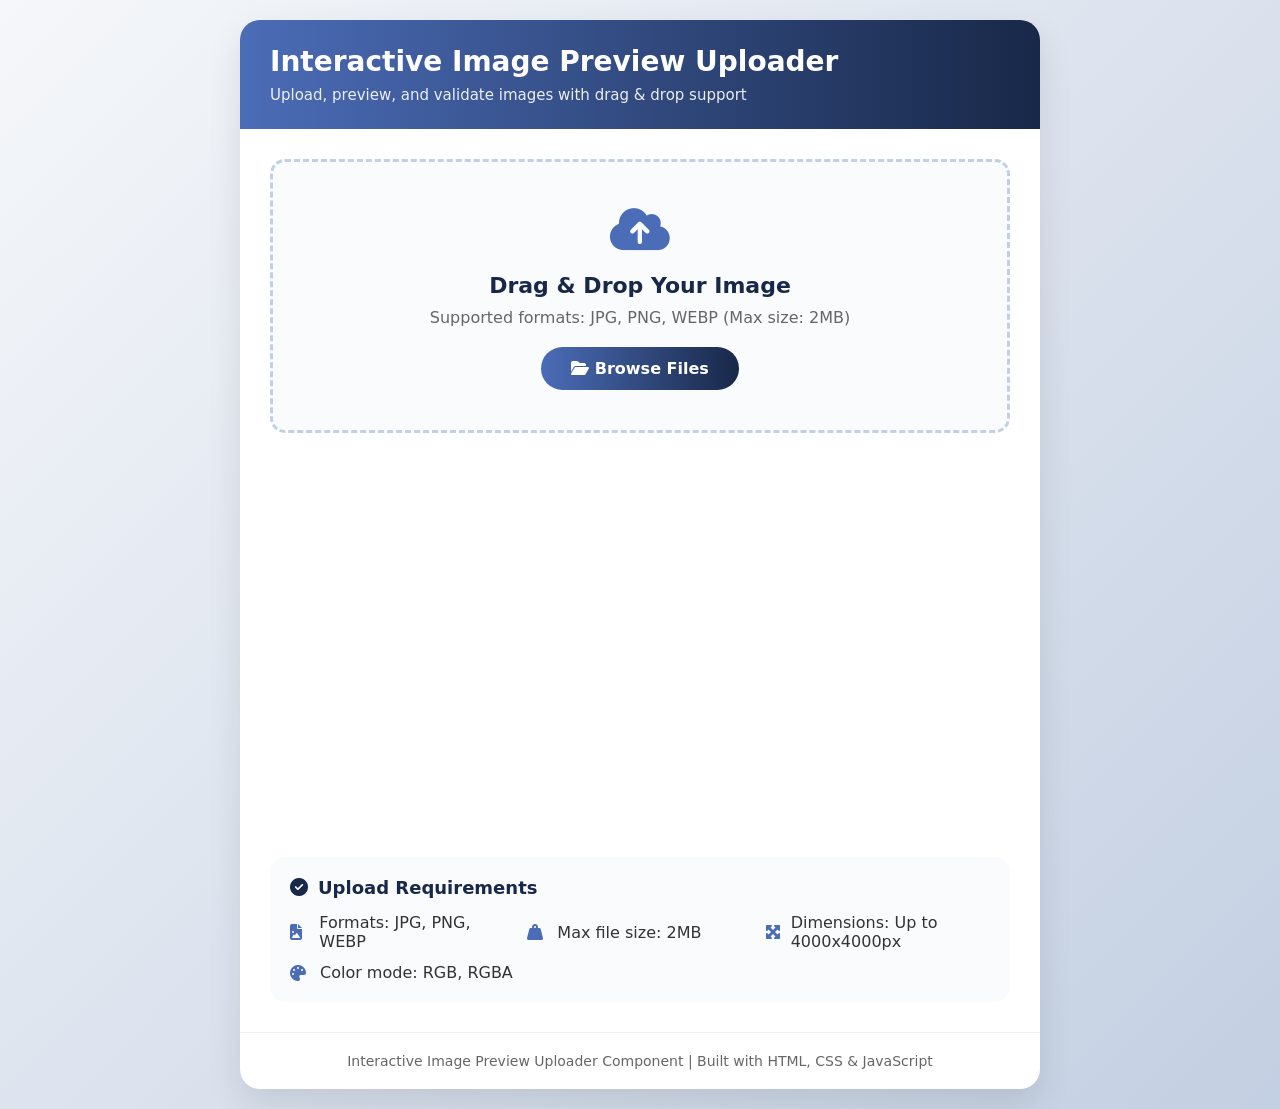
<file: projects/file-upload-preview/index.html>
<!DOCTYPE html>
<html lang="en">
<head>
    <meta charset="UTF-8">
    <meta name="viewport" content="width=device-width, initial-scale=1.0">
    <title>Interactive Image Preview Uploader</title>
    <link rel="stylesheet" href="https://cdnjs.cloudflare.com/ajax/libs/font-awesome/6.4.0/css/all.min.css">
    <style>
        * {
            margin: 0;
            padding: 0;
            box-sizing: border-box;
            font-family: 'Segoe UI', system-ui, sans-serif;
        }

        body {
            display: flex;
            justify-content: center;
            align-items: center;
            min-height: 100vh;
            background: linear-gradient(135deg, #f5f7fa 0%, #c3cfe2 100%);
            padding: 20px;
            color: #333;
        }

        .container {
            width: 100%;
            max-width: 800px;
            background-color: white;
            border-radius: 20px;
            box-shadow: 0 15px 35px rgba(0, 0, 0, 0.1);
            overflow: hidden;
        }

        .header {
            background: linear-gradient(90deg, #4b6cb7 0%, #182848 100%);
            color: white;
            padding: 25px 30px;
        }

        .header h1 {
            font-size: 28px;
            font-weight: 600;
            margin-bottom: 8px;
        }

        .header p {
            opacity: 0.9;
            font-size: 15px;
        }

        .content {
            padding: 30px;
        }

        .uploader-container {
            display: flex;
            flex-direction: column;
            gap: 25px;
        }

        .upload-area {
            border: 3px dashed #c3cfe2;
            border-radius: 15px;
            padding: 40px 20px;
            text-align: center;
            transition: all 0.3s ease;
            cursor: pointer;
            position: relative;
            background-color: #f9fbfd;
        }

        .upload-area:hover, .upload-area.dragover {
            border-color: #4b6cb7;
            background-color: #edf2ff;
            transform: translateY(-3px);
            box-shadow: 0 10px 20px rgba(75, 108, 183, 0.1);
        }

        .upload-icon {
            font-size: 48px;
            color: #4b6cb7;
            margin-bottom: 15px;
        }

        .upload-area h3 {
            font-size: 22px;
            margin-bottom: 10px;
            color: #182848;
        }

        .upload-area p {
            color: #666;
            margin-bottom: 20px;
        }

        .upload-btn {
            display: inline-block;
            background: linear-gradient(90deg, #4b6cb7 0%, #182848 100%);
            color: white;
            padding: 12px 30px;
            border-radius: 50px;
            font-weight: 600;
            cursor: pointer;
            transition: all 0.3s ease;
            border: none;
            font-size: 16px;
        }

        .upload-btn:hover {
            transform: translateY(-2px);
            box-shadow: 0 5px 15px rgba(75, 108, 183, 0.3);
        }

        .file-input {
            display: none;
        }

        .preview-container {
            display: flex;
            flex-direction: column;
            gap: 20px;
            opacity: 0;
            transform: translateY(20px);
            transition: all 0.5s ease;
        }

        .preview-container.active {
            opacity: 1;
            transform: translateY(0);
        }

        .preview-title {
            font-size: 20px;
            font-weight: 600;
            color: #182848;
            display: flex;
            align-items: center;
            gap: 10px;
        }

        .preview-title i {
            color: #4b6cb7;
        }

        .preview-content {
            display: flex;
            gap: 25px;
            flex-wrap: wrap;
        }

        .image-preview {
            flex: 1;
            min-width: 300px;
            border-radius: 15px;
            overflow: hidden;
            box-shadow: 0 8px 20px rgba(0, 0, 0, 0.1);
            transition: transform 0.3s ease;
        }

        .image-preview:hover {
            transform: scale(1.01);
        }

        .preview-img {
            width: 100%;
            height: 300px;
            object-fit: cover;
            display: block;
        }

        .image-info {
            flex: 1;
            min-width: 300px;
            display: flex;
            flex-direction: column;
            gap: 20px;
        }

        .info-box {
            background-color: #f9fbfd;
            border-radius: 12px;
            padding: 20px;
            border-left: 4px solid #4b6cb7;
        }

        .info-box h4 {
            font-size: 18px;
            margin-bottom: 10px;
            color: #182848;
        }

        .file-details {
            display: flex;
            flex-direction: column;
            gap: 8px;
        }

        .file-detail {
            display: flex;
            justify-content: space-between;
            padding-bottom: 8px;
            border-bottom: 1px solid #eee;
        }

        .file-detail:last-child {
            border-bottom: none;
            padding-bottom: 0;
        }

        .detail-label {
            font-weight: 600;
            color: #555;
        }

        .detail-value {
            color: #333;
        }

        .controls {
            display: flex;
            gap: 15px;
            margin-top: 10px;
        }

        .control-btn {
            flex: 1;
            padding: 12px;
            border-radius: 10px;
            border: none;
            font-weight: 600;
            cursor: pointer;
            transition: all 0.3s ease;
            display: flex;
            align-items: center;
            justify-content: center;
            gap: 8px;
        }

        .replace-btn {
            background-color: #e9f0ff;
            color: #4b6cb7;
        }

        .replace-btn:hover {
            background-color: #d9e4ff;
        }

        .remove-btn {
            background-color: #ffeaea;
            color: #e74c3c;
        }

        .remove-btn:hover {
            background-color: #ffdada;
        }

        .remove-btn:disabled {
            opacity: 0.5;
            cursor: not-allowed;
            background-color: #f5f5f5;
            color: #999;
        }

        .validation-container {
            margin-top: 15px;
        }

        .validation-message {
            padding: 12px 15px;
            border-radius: 10px;
            font-weight: 500;
            display: flex;
            align-items: center;
            gap: 10px;
            opacity: 0;
            transform: translateY(-10px);
            transition: all 0.3s ease;
        }

        .validation-message.active {
            opacity: 1;
            transform: translateY(0);
        }

        .validation-message.success {
            background-color: #e8f7ef;
            color: #27ae60;
            border-left: 4px solid #27ae60;
        }

        .validation-message.error {
            background-color: #fdeaea;
            color: #e74c3c;
            border-left: 4px solid #e74c3c;
        }

        .validation-message.warning {
            background-color: #fef9e7;
            color: #f39c12;
            border-left: 4px solid #f39c12;
        }

        .specifications {
            margin-top: 30px;
            background-color: #f9fbfd;
            border-radius: 15px;
            padding: 20px;
        }

        .specifications h3 {
            font-size: 18px;
            margin-bottom: 15px;
            color: #182848;
            display: flex;
            align-items: center;
            gap: 10px;
        }

        .specs-list {
            display: grid;
            grid-template-columns: repeat(auto-fill, minmax(200px, 1fr));
            gap: 12px;
        }

        .spec-item {
            display: flex;
            align-items: center;
            gap: 10px;
        }

        .spec-item i {
            color: #4b6cb7;
            width: 20px;
        }

        .footer {
            text-align: center;
            padding: 20px;
            color: #666;
            font-size: 14px;
            border-top: 1px solid #eee;
        }

        @media (max-width: 768px) {
            .preview-content {
                flex-direction: column;
            }

            .image-preview, .image-info {
                min-width: 100%;
            }

            .controls {
                flex-direction: column;
            }
        }
    </style>
</head>
<body>
    <div class="container">
        <div class="header">
            <h1>Interactive Image Preview Uploader</h1>
            <p>Upload, preview, and validate images with drag & drop support</p>
        </div>

        <div class="content">
            <div class="uploader-container">
                <!-- Upload Area -->
                <div class="upload-area" id="uploadArea">
                    <div class="upload-icon">
                        <i class="fas fa-cloud-upload-alt"></i>
                    </div>
                    <h3>Drag & Drop Your Image</h3>
                    <p>Supported formats: JPG, PNG, WEBP (Max size: 2MB)</p>
                    <div class="upload-btn" id="browseBtn">
                        <i class="fas fa-folder-open"></i> Browse Files
                    </div>
                    <input type="file" id="fileInput" class="file-input" accept=".jpg,.jpeg,.png,.webp">
                </div>

                <!-- Preview Container -->
                <div class="preview-container" id="previewContainer">
                    <div class="preview-title">
                        <i class="fas fa-image"></i> Image Preview
                    </div>

                    <div class="preview-content">
                        <div class="image-preview">
                            <img id="previewImage" class="preview-img" alt="Image preview">
                        </div>

                        <div class="image-info">
                            <div class="info-box">
                                <h4>File Details</h4>
                                <div class="file-details" id="fileDetails">
                                    <!-- File details will be inserted here -->
                                </div>
                            </div>

                            <div class="controls">
                                <button class="control-btn replace-btn" id="replaceBtn">
                                    <i class="fas fa-exchange-alt"></i> Replace Image
                                </button>
                                <button class="control-btn remove-btn" id="removeBtn" disabled>
                                    <i class="fas fa-trash-alt"></i> Remove Image
                                </button>
                            </div>

                            <div class="validation-container">
                                <!-- Validation messages will appear here -->
                            </div>
                        </div>
                    </div>
                </div>

                <!-- Specifications -->
                <div class="specifications">
                    <h3><i class="fas fa-check-circle"></i> Upload Requirements</h3>
                    <div class="specs-list">
                        <div class="spec-item">
                            <i class="fas fa-file-image"></i>
                            <span>Formats: JPG, PNG, WEBP</span>
                        </div>
                        <div class="spec-item">
                            <i class="fas fa-weight-hanging"></i>
                            <span>Max file size: 2MB</span>
                        </div>
                        <div class="spec-item">
                            <i class="fas fa-expand-arrows-alt"></i>
                            <span>Dimensions: Up to 4000x4000px</span>
                        </div>
                        <div class="spec-item">
                            <i class="fas fa-palette"></i>
                            <span>Color mode: RGB, RGBA</span>
                        </div>
                    </div>
                </div>
            </div>
        </div>

        <div class="footer">
            <p>Interactive Image Preview Uploader Component | Built with HTML, CSS & JavaScript</p>
        </div>
    </div>

    <script>
        // DOM elements
        const uploadArea = document.getElementById('uploadArea');
        const fileInput = document.getElementById('fileInput');
        const browseBtn = document.getElementById('browseBtn');
        const previewContainer = document.getElementById('previewContainer');
        const previewImage = document.getElementById('previewImage');
        const fileDetails = document.getElementById('fileDetails');
        const replaceBtn = document.getElementById('replaceBtn');
        const removeBtn = document.getElementById('removeBtn');
        const validationContainer = document.querySelector('.validation-container');

        // Allowed file types and max size (2MB)
        const allowedTypes = ['image/jpeg', 'image/jpg', 'image/png', 'image/webp'];
        const maxSize = 2 * 1024 * 1024; // 2MB in bytes

        // Current file state
        let currentFile = null;

        // Event Listeners
        browseBtn.addEventListener('click', () => fileInput.click());
        uploadArea.addEventListener('click', () => fileInput.click());

        // Drag & drop events
        uploadArea.addEventListener('dragover', (e) => {
            e.preventDefault();
            uploadArea.classList.add('dragover');
        });

        uploadArea.addEventListener('dragleave', () => {
            uploadArea.classList.remove('dragover');
        });

        uploadArea.addEventListener('drop', (e) => {
            e.preventDefault();
            uploadArea.classList.remove('dragover');

            if (e.dataTransfer.files.length) {
                handleFile(e.dataTransfer.files[0]);
            }
        });

        // File input change event
        fileInput.addEventListener('change', (e) => {
            if (e.target.files.length) {
                handleFile(e.target.files[0]);
            }
        });

        // Replace button event
        replaceBtn.addEventListener('click', () => {
            fileInput.click();
        });

        // Remove button event
        removeBtn.addEventListener('click', () => {
            resetUploader();
        });

        // Handle selected/dropped file
        function handleFile(file) {
            currentFile = file;

            // Validate file
            const validation = validateFile(file);

            if (validation.isValid) {
                // Show preview
                showPreview(file);
                // Show success message
                showValidationMessage('Image selected successfully and ready for upload!', 'success');
                // Enable remove button
                removeBtn.disabled = false;
            } else {
                // Show error message
                showValidationMessage(validation.message, validation.type);
                // Reset file input
                fileInput.value = '';
                currentFile = null;
            }
        }

        // Validate file type and size
        function validateFile(file) {
            // Check file type
            if (!allowedTypes.includes(file.type)) {
                return {
                    isValid: false,
                    type: 'error',
                    message: `Invalid file type. Please select a JPG, PNG, or WEBP image.`
                };
            }

            // Check file size
            if (file.size > maxSize) {
                return {
                    isValid: false,
                    type: 'warning',
                    message: `File is too large (${(file.size / (1024*1024)).toFixed(2)} MB). Maximum size is 2MB.`
                };
            }

            return {
                isValid: true,
                type: 'success',
                message: 'File is valid.'
            };
        }

        // Show image preview
        function showPreview(file) {
            const reader = new FileReader();

            reader.onload = (e) => {
                previewImage.src = e.target.result;
                previewContainer.classList.add('active');

                // Update file details
                updateFileDetails(file);
            };

            reader.readAsDataURL(file);
        }

        // Update file details panel
        function updateFileDetails(file) {
            const fileSize = file.size < 1024 * 1024 
                ? `${(file.size / 1024).toFixed(2)} KB` 
                : `${(file.size / (1024 * 1024)).toFixed(2)} MB`;

            const fileName = file.name.length > 25 
                ? file.name.substring(0, 22) + '...' 
                : file.name;

            const fileType = file.type.split('/')[1].toUpperCase();

            // Create file details HTML
            fileDetails.innerHTML = `
                <div class="file-detail">
                    <span class="detail-label">Name:</span>
                    <span class="detail-value">${fileName}</span>
                </div>
                <div class="file-detail">
                    <span class="detail-label">Type:</span>
                    <span class="detail-value">${fileType}</span>
                </div>
                <div class="file-detail">
                    <span class="detail-label">Size:</span>
                    <span class="detail-value">${fileSize}</span>
                </div>
                <div class="file-detail">
                    <span class="detail-label">Last Modified:</span>
                    <span class="detail-value">${new Date(file.lastModified).toLocaleDateString()}</span>
                </div>
            `;
        }

        // Show validation message
        function showValidationMessage(message, type) {
            // Remove any existing message
            const existingMessage = validationContainer.querySelector('.validation-message');
            if (existingMessage) {
                existingMessage.remove();
            }

            // Create new message element
            const messageEl = document.createElement('div');
            messageEl.className = `validation-message ${type} active`;

            // Set icon based on message type
            let icon = 'info-circle';
            if (type === 'success') icon = 'check-circle';
            if (type === 'error') icon = 'exclamation-circle';
            if (type === 'warning') icon = 'exclamation-triangle';

            messageEl.innerHTML = `
                <i class="fas fa-${icon}"></i>
                <span>${message}</span>
            `;

            validationContainer.appendChild(messageEl);

            // Auto-hide success messages after 5 seconds
            if (type === 'success') {
                setTimeout(() => {
                    if (messageEl.parentNode) {
                        messageEl.classList.remove('active');
                        setTimeout(() => {
                            if (messageEl.parentNode) {
                                messageEl.remove();
                            }
                        }, 300);
                    }
                }, 5000);
            }
        }

        // Reset uploader to initial state
        function resetUploader() {
            // Reset file input
            fileInput.value = '';
            currentFile = null;

            // Hide preview
            previewContainer.classList.remove('active');

            // Clear preview image
            previewImage.src = '';

            // Clear file details
            fileDetails.innerHTML = '';

            // Disable remove button
            removeBtn.disabled = true;

            // Clear validation messages
            const existingMessage = validationContainer.querySelector('.validation-message');
            if (existingMessage) {
                existingMessage.remove();
            }

            // Show reset message
            showValidationMessage('Image removed. You can select a new image.', 'success');
        }

        // Initialize
        document.addEventListener('DOMContentLoaded', () => {
            // Show initial instructions
            showValidationMessage('Select an image or drag & drop it here to preview', 'info');
        });
    </script>
</body>
</html>
</file>
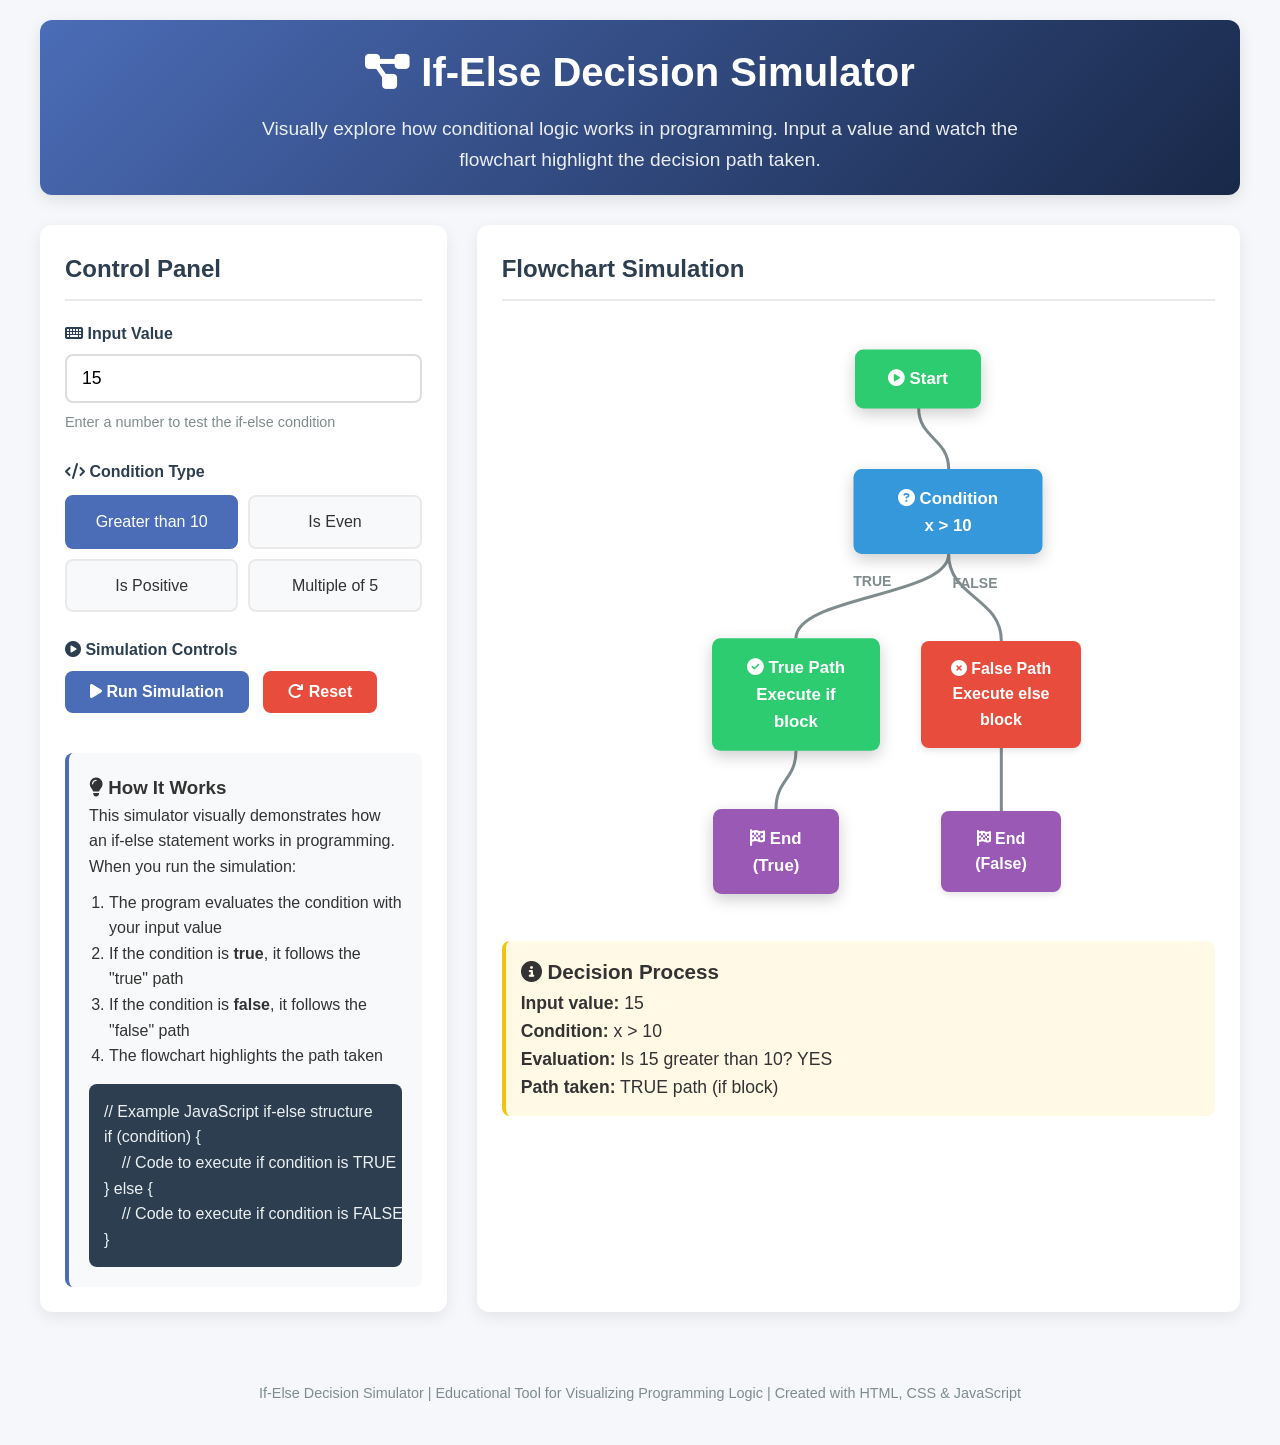
<file: projects/If_Else_Decision/index.html>
<!DOCTYPE html>
<html lang="en">
<head>
    <meta charset="UTF-8">
    <meta name="viewport" content="width=device-width, initial-scale=1.0">
    <title>If-Else Decision Simulator</title>
    <link rel="stylesheet" href="https://cdnjs.cloudflare.com/ajax/libs/font-awesome/6.4.0/css/all.min.css">
    <style>
        * {
            margin: 0;
            padding: 0;
            box-sizing: border-box;
            font-family: 'Segoe UI', Tahoma, Geneva, Verdana, sans-serif;
        }

        body {
            background-color: #f5f7fa;
            color: #333;
            line-height: 1.6;
            padding: 20px;
            min-height: 100vh;
        }

        .container {
            max-width: 1200px;
            margin: 0 auto;
            display: flex;
            flex-direction: column;
            gap: 30px;
        }

        header {
            text-align: center;
            padding: 20px;
            background: linear-gradient(135deg, #4b6cb7 0%, #182848 100%);
            color: white;
            border-radius: 12px;
            box-shadow: 0 5px 15px rgba(0, 0, 0, 0.1);
        }

        h1 {
            font-size: 2.5rem;
            margin-bottom: 10px;
        }

        .subtitle {
            font-size: 1.2rem;
            opacity: 0.9;
            max-width: 800px;
            margin: 0 auto;
        }

        .main-content {
            display: flex;
            flex-wrap: wrap;
            gap: 30px;
        }

        .control-panel {
            flex: 1;
            min-width: 300px;
            background-color: white;
            border-radius: 12px;
            padding: 25px;
            box-shadow: 0 5px 15px rgba(0, 0, 0, 0.08);
        }

        .flowchart-container {
            flex: 2;
            min-width: 300px;
            background-color: white;
            border-radius: 12px;
            padding: 25px;
            box-shadow: 0 5px 15px rgba(0, 0, 0, 0.08);
            position: relative;
            overflow: auto;
        }

        .section-title {
            font-size: 1.5rem;
            margin-bottom: 20px;
            color: #2c3e50;
            border-bottom: 2px solid #eaeaea;
            padding-bottom: 10px;
        }

        .input-group {
            margin-bottom: 25px;
        }

        label {
            display: block;
            margin-bottom: 8px;
            font-weight: 600;
            color: #2c3e50;
        }

        input[type="number"] {
            width: 100%;
            padding: 12px 15px;
            border: 2px solid #ddd;
            border-radius: 8px;
            font-size: 1.1rem;
            transition: border-color 0.3s;
        }

        input[type="number"]:focus {
            border-color: #4b6cb7;
            outline: none;
        }

        .btn {
            display: inline-block;
            padding: 12px 25px;
            background-color: #4b6cb7;
            color: white;
            border: none;
            border-radius: 8px;
            font-size: 1rem;
            font-weight: 600;
            cursor: pointer;
            transition: all 0.3s ease;
            margin-right: 10px;
            margin-bottom: 10px;
        }

        .btn:hover {
            background-color: #3a5795;
            transform: translateY(-2px);
            box-shadow: 0 4px 8px rgba(0, 0, 0, 0.1);
        }

        .btn-reset {
            background-color: #e74c3c;
        }

        .btn-reset:hover {
            background-color: #c0392b;
        }

        .condition-selector {
            margin-bottom: 25px;
        }

        .condition-options {
            display: flex;
            flex-wrap: wrap;
            gap: 10px;
            margin-top: 10px;
        }

        .condition-option {
            flex: 1;
            min-width: 120px;
            padding: 12px;
            background-color: #f8f9fa;
            border: 2px solid #eaeaea;
            border-radius: 8px;
            text-align: center;
            cursor: pointer;
            transition: all 0.2s;
        }

        .condition-option:hover {
            background-color: #eef2ff;
            border-color: #b8c4ff;
        }

        .condition-option.active {
            background-color: #4b6cb7;
            color: white;
            border-color: #4b6cb7;
        }

        .flowchart {
            position: relative;
            min-height: 600px;
            width: 100%;
        }

        .node {
            position: absolute;
            padding: 15px 20px;
            border-radius: 8px;
            text-align: center;
            font-weight: 600;
            box-shadow: 0 3px 6px rgba(0, 0, 0, 0.1);
            transition: all 0.3s ease;
            z-index: 1;
        }

        .node-start {
            background-color: #2ecc71;
            color: white;
            width: 120px;
            top: 30px;
            left: 50%;
            transform: translateX(-50%);
        }

        .node-condition {
            background-color: #3498db;
            color: white;
            width: 180px;
            top: 150px;
            left: 50%;
            transform: translateX(-50%);
        }

        .node-process-true {
            background-color: #2ecc71;
            color: white;
            width: 160px;
            top: 320px;
            left: 30%;
            transform: translateX(-50%);
        }

        .node-process-false {
            background-color: #e74c3c;
            color: white;
            width: 160px;
            top: 320px;
            left: 70%;
            transform: translateX(-50%);
        }

        .node-end-true {
            background-color: #9b59b6;
            color: white;
            width: 120px;
            top: 490px;
            left: 30%;
            transform: translateX(-50%);
        }

        .node-end-false {
            background-color: #9b59b6;
            color: white;
            width: 120px;
            top: 490px;
            left: 70%;
            transform: translateX(-50%);
        }

        .node-highlighted {
            transform: scale(1.05);
            box-shadow: 0 5px 15px rgba(0, 0, 0, 0.2);
            z-index: 2;
        }

        .connection {
            position: absolute;
            z-index: 0;
        }

        .connection-path {
            stroke-width: 3;
            stroke: #7f8c8d;
            fill: none;
            transition: all 0.3s ease;
        }

        .connection-path.highlighted {
            stroke: #4b6cb7;
            stroke-width: 5;
            filter: drop-shadow(0 0 3px rgba(75, 108, 183, 0.5));
        }

        .connection-label {
            position: absolute;
            background-color: white;
            padding: 5px 10px;
            border-radius: 4px;
            font-size: 0.9rem;
            font-weight: 600;
            box-shadow: 0 2px 4px rgba(0, 0, 0, 0.1);
        }

        .explanation {
            margin-top: 30px;
            background-color: #f8f9fa;
            border-radius: 8px;
            padding: 20px;
            border-left: 4px solid #4b6cb7;
        }

        .code-example {
            background-color: #2c3e50;
            color: #ecf0f1;
            padding: 15px;
            border-radius: 8px;
            margin-top: 15px;
            font-family: 'Courier New', monospace;
            overflow-x: auto;
        }

        .logic-explanation {
            margin-top: 20px;
            padding: 15px;
            background-color: #e8f4fc;
            border-radius: 8px;
            font-size: 1.1rem;
        }

        .logic-explanation.highlight {
            background-color: #fff9e6;
            border-left: 4px solid #f1c40f;
        }

        footer {
            text-align: center;
            margin-top: 20px;
            padding: 20px;
            color: #7f8c8d;
            font-size: 0.9rem;
        }

        @media (max-width: 768px) {
            .main-content {
                flex-direction: column;
            }

            .flowchart {
                min-height: 500px;
            }

            .node {
                position: relative;
                top: auto;
                left: auto;
                transform: none;
                margin: 15px auto;
                width: 80% !important;
            }

            .connection {
                display: none;
            }
        }
    </style>
</head>
<body>
    <div class="container">
        <header>
            <h1><i class="fas fa-project-diagram"></i> If-Else Decision Simulator</h1>
            <p class="subtitle">Visually explore how conditional logic works in programming. Input a value and watch the flowchart highlight the decision path taken.</p>
        </header>

        <div class="main-content">
            <div class="control-panel">
                <h2 class="section-title">Control Panel</h2>

                <div class="input-group">
                    <label for="inputValue"><i class="fas fa-keyboard"></i> Input Value</label>
                    <input type="number" id="inputValue" placeholder="Enter a number" value="15">
                    <p style="margin-top: 8px; color: #7f8c8d; font-size: 0.9rem;">Enter a number to test the if-else condition</p>
                </div>

                <div class="condition-selector">
                    <label><i class="fas fa-code"></i> Condition Type</label>
                    <div class="condition-options">
                        <div class="condition-option active" data-condition="greater">Greater than 10</div>
                        <div class="condition-option" data-condition="even">Is Even</div>
                        <div class="condition-option" data-condition="positive">Is Positive</div>
                        <div class="condition-option" data-condition="multiple">Multiple of 5</div>
                    </div>
                </div>

                <div class="input-group">
                    <label><i class="fas fa-play-circle"></i> Simulation Controls</label>
                    <div>
                        <button class="btn" id="runSimulation">
                            <i class="fas fa-play"></i> Run Simulation
                        </button>
                        <button class="btn btn-reset" id="resetSimulation">
                            <i class="fas fa-redo"></i> Reset
                        </button>
                    </div>
                </div>

                <div class="explanation">
                    <h3><i class="fas fa-lightbulb"></i> How It Works</h3>
                    <p>This simulator visually demonstrates how an if-else statement works in programming. When you run the simulation:</p>
                    <ol style="margin-left: 20px; margin-top: 10px;">
                        <li>The program evaluates the condition with your input value</li>
                        <li>If the condition is <strong>true</strong>, it follows the "true" path</li>
                        <li>If the condition is <strong>false</strong>, it follows the "false" path</li>
                        <li>The flowchart highlights the path taken</li>
                    </ol>

                    <div class="code-example">
                        <pre>// Example JavaScript if-else structure
if (condition) {
    // Code to execute if condition is TRUE
} else {
    // Code to execute if condition is FALSE
}</pre>
                    </div>
                </div>
            </div>

            <div class="flowchart-container">
                <h2 class="section-title">Flowchart Simulation</h2>

                <div class="flowchart" id="flowchart">
                    <!-- Flowchart nodes -->
                    <div class="node node-start" id="nodeStart">
                        <i class="fas fa-play-circle"></i> Start
                    </div>

                    <div class="node node-condition" id="nodeCondition">
                        <i class="fas fa-question-circle"></i> Condition
                        <div id="conditionText">x > 10</div>
                    </div>

                    <div class="node node-process-true" id="nodeProcessTrue">
                        <i class="fas fa-check-circle"></i> True Path
                        <div>Execute if block</div>
                    </div>

                    <div class="node node-process-false" id="nodeProcessFalse">
                        <i class="fas fa-times-circle"></i> False Path
                        <div>Execute else block</div>
                    </div>

                    <div class="node node-end-true" id="nodeEndTrue">
                        <i class="fas fa-flag-checkered"></i> End (True)
                    </div>

                    <div class="node node-end-false" id="nodeEndFalse">
                        <i class="fas fa-flag-checkered"></i> End (False)
                    </div>

                    <!-- SVG for connections -->
                    <svg class="connection" id="connections" width="100%" height="100%" style="position: absolute; top: 0; left: 0; pointer-events: none;"></svg>
                </div>

                <div class="logic-explanation" id="logicExplanation">
                    <h3><i class="fas fa-info-circle"></i> Current Logic</h3>
                    <p>Enter a value and click "Run Simulation" to see how the if-else statement evaluates your input.</p>
                </div>
            </div>
        </div>

        <footer>
            <p>If-Else Decision Simulator | Educational Tool for Visualizing Programming Logic | Created with HTML, CSS & JavaScript</p>
        </footer>
    </div>

    <script>
        document.addEventListener('DOMContentLoaded', function() {
            // DOM elements
            const inputValue = document.getElementById('inputValue');
            const runSimulationBtn = document.getElementById('runSimulation');
            const resetSimulationBtn = document.getElementById('resetSimulation');
            const conditionOptions = document.querySelectorAll('.condition-option');
            const conditionText = document.getElementById('conditionText');
            const logicExplanation = document.getElementById('logicExplanation');

            // Flowchart nodes
            const nodeStart = document.getElementById('nodeStart');
            const nodeCondition = document.getElementById('nodeCondition');
            const nodeProcessTrue = document.getElementById('nodeProcessTrue');
            const nodeProcessFalse = document.getElementById('nodeProcessFalse');
            const nodeEndTrue = document.getElementById('nodeEndTrue');
            const nodeEndFalse = document.getElementById('nodeEndFalse');

            // Current condition state
            let currentCondition = 'greater';

            // Initialize connections
            initializeConnections();

            // Set up event listeners
            runSimulationBtn.addEventListener('click', runSimulation);
            resetSimulationBtn.addEventListener('click', resetSimulation);

            conditionOptions.forEach(option => {
                option.addEventListener('click', function() {
                    conditionOptions.forEach(opt => opt.classList.remove('active'));
                    this.classList.add('active');
                    currentCondition = this.getAttribute('data-condition');
                    updateConditionText();
                });
            });

            // Function to initialize SVG connections
            function initializeConnections() {
                const svg = document.getElementById('connections');
                svg.innerHTML = '';

                // Get positions of nodes
                const startRect = nodeStart.getBoundingClientRect();
                const conditionRect = nodeCondition.getBoundingClientRect();
                const processTrueRect = nodeProcessTrue.getBoundingClientRect();
                const processFalseRect = nodeProcessFalse.getBoundingClientRect();
                const endTrueRect = nodeEndTrue.getBoundingClientRect();
                const endFalseRect = nodeEndFalse.getBoundingClientRect();

                const flowchartRect = document.getElementById('flowchart').getBoundingClientRect();

                // Adjust positions relative to the flowchart
                const startX = startRect.left + startRect.width/2 - flowchartRect.left;
                const startY = startRect.bottom - flowchartRect.top;

                const conditionX = conditionRect.left + conditionRect.width/2 - flowchartRect.left;
                const conditionY = conditionRect.top - flowchartRect.top;

                const processTrueX = processTrueRect.left + processTrueRect.width/2 - flowchartRect.left;
                const processTrueY = processTrueRect.top - flowchartRect.top;

                const processFalseX = processFalseRect.left + processFalseRect.width/2 - flowchartRect.left;
                const processFalseY = processFalseRect.top - flowchartRect.top;

                const endTrueX = endTrueRect.left + endTrueRect.width/2 - flowchartRect.left;
                const endTrueY = endTrueRect.top - flowchartRect.top;

                const endFalseX = endFalseRect.left + endFalseRect.width/2 - flowchartRect.left;
                const endFalseY = endFalseRect.top - flowchartRect.top;

                // Draw connections
                // Start to Condition
                drawConnection(svg, startX, startY, conditionX, conditionY, 'connection-start', '');

                // Condition to True
                drawConnection(svg, conditionX, conditionY + conditionRect.height, processTrueX, processTrueY, 'connection-true', 'TRUE');

                // Condition to False
                drawConnection(svg, conditionX, conditionY + conditionRect.height, processFalseX, processFalseY, 'connection-false', 'FALSE');

                // True to End True
                drawConnection(svg, processTrueX, processTrueY + processTrueRect.height, endTrueX, endTrueY, 'connection-true-end', '');

                // False to End False
                drawConnection(svg, processFalseX, processFalseY + processFalseRect.height, endFalseX, endFalseY, 'connection-false-end', '');
            }

            // Function to draw a connection line
            function drawConnection(svg, x1, y1, x2, y2, id, label) {
                // Create a curved path
                const midY = y1 + (y2 - y1) / 2;
                const path = document.createElementNS('http://www.w3.org/2000/svg', 'path');
                path.setAttribute('d', `M ${x1} ${y1} C ${x1} ${midY}, ${x2} ${midY}, ${x2} ${y2}`);
                path.setAttribute('class', 'connection-path');
                path.setAttribute('id', id);
                svg.appendChild(path);

                // Add label if provided
                if (label) {
                    const labelX = x1 + (x2 - x1) / 2;
                    const labelY = midY - 10;

                    const text = document.createElementNS('http://www.w3.org/2000/svg', 'text');
                    text.setAttribute('x', labelX);
                    text.setAttribute('y', labelY);
                    text.setAttribute('text-anchor', 'middle');
                    text.setAttribute('fill', '#7f8c8d');
                    text.setAttribute('font-weight', 'bold');
                    text.setAttribute('font-size', '14');
                    text.textContent = label;
                    svg.appendChild(text);
                }
            }

            // Function to update condition text based on selected condition
            function updateConditionText() {
                let conditionStr = '';
                switch(currentCondition) {
                    case 'greater':
                        conditionStr = 'x > 10';
                        break;
                    case 'even':
                        conditionStr = 'x % 2 == 0';
                        break;
                    case 'positive':
                        conditionStr = 'x >= 0';
                        break;
                    case 'multiple':
                        conditionStr = 'x % 5 == 0';
                        break;
                }
                conditionText.textContent = conditionStr;
            }

            // Function to run the simulation
            function runSimulation() {
                const value = parseFloat(inputValue.value);
                let conditionResult = false;
                let explanation = '';

                // Reset highlighting
                resetHighlighting();

                // Evaluate condition based on selected type
                switch(currentCondition) {
                    case 'greater':
                        conditionResult = value > 10;
                        explanation = `Is ${value} greater than 10? ${conditionResult ? 'YES' : 'NO'}`;
                        break;
                    case 'even':
                        conditionResult = value % 2 === 0;
                        explanation = `Is ${value} an even number? ${conditionResult ? 'YES' : 'NO'}`;
                        break;
                    case 'positive':
                        conditionResult = value >= 0;
                        explanation = `Is ${value} a positive number (or zero)? ${conditionResult ? 'YES' : 'NO'}`;
                        break;
                    case 'multiple':
                        conditionResult = value % 5 === 0;
                        explanation = `Is ${value} a multiple of 5? ${conditionResult ? 'YES' : 'NO'}`;
                        break;
                }

                // Highlight the path taken
                highlightPath(conditionResult);

                // Update explanation
                logicExplanation.innerHTML = `
                    <h3><i class="fas fa-info-circle"></i> Decision Process</h3>
                    <p><strong>Input value:</strong> ${value}</p>
                    <p><strong>Condition:</strong> ${conditionText.textContent}</p>
                    <p><strong>Evaluation:</strong> ${explanation}</p>
                    <p><strong>Path taken:</strong> ${conditionResult ? 'TRUE path (if block)' : 'FALSE path (else block)'}</p>
                `;
                logicExplanation.classList.add('highlight');

                // Add a simple animation to the nodes
                animateNode(nodeStart, 0);
                animateNode(nodeCondition, 300);

                if (conditionResult) {
                    animateNode(nodeProcessTrue, 600);
                    animateNode(nodeEndTrue, 900);
                } else {
                    animateNode(nodeProcessFalse, 600);
                    animateNode(nodeEndFalse, 900);
                }
            }

            // Function to animate a node
            function animateNode(node, delay) {
                setTimeout(() => {
                    node.style.transform = node.style.transform.includes('scale') 
                        ? node.style.transform.replace('scale(1.05)', 'scale(1.1)') 
                        : node.style.transform + ' scale(1.1)';

                    setTimeout(() => {
                        node.style.transform = node.style.transform.replace('scale(1.1)', 'scale(1.05)');
                    }, 150);
                }, delay);
            }

            // Function to highlight the path taken
            function highlightPath(isTruePath) {
                // Highlight nodes
                nodeStart.classList.add('node-highlighted');
                nodeCondition.classList.add('node-highlighted');

                if (isTruePath) {
                    nodeProcessTrue.classList.add('node-highlighted');
                    nodeEndTrue.classList.add('node-highlighted');
                } else {
                    nodeProcessFalse.classList.add('node-highlighted');
                    nodeEndFalse.classList.add('node-highlighted');
                }

                // Highlight connections
                document.getElementById('connection-start').classList.add('highlighted');

                if (isTruePath) {
                    document.getElementById('connection-true').classList.add('highlighted');
                    document.getElementById('connection-true-end').classList.add('highlighted');
                } else {
                    document.getElementById('connection-false').classList.add('highlighted');
                    document.getElementById('connection-false-end').classList.add('highlighted');
                }
            }

            // Function to reset the simulation
            function resetSimulation() {
                // Reset input value
                inputValue.value = '15';

                // Reset highlighting
                resetHighlighting();

                // Reset condition to default
                conditionOptions.forEach(opt => opt.classList.remove('active'));
                document.querySelector('[data-condition="greater"]').classList.add('active');
                currentCondition = 'greater';
                updateConditionText();

                // Reset explanation
                logicExplanation.innerHTML = `
                    <h3><i class="fas fa-info-circle"></i> Current Logic</h3>
                    <p>Enter a value and click "Run Simulation" to see how the if-else statement evaluates your input.</p>
                `;
                logicExplanation.classList.remove('highlight');
            }

            // Function to reset all highlighting
            function resetHighlighting() {
                // Remove highlighting from nodes
                const nodes = document.querySelectorAll('.node');
                nodes.forEach(node => {
                    node.classList.remove('node-highlighted');
                });

                // Remove highlighting from connections
                const connections = document.querySelectorAll('.connection-path');
                connections.forEach(connection => {
                    connection.classList.remove('highlighted');
                });
            }

            // Initialize condition text
            updateConditionText();

            // Reinitialize connections on window resize
            window.addEventListener('resize', initializeConnections);

            // Run simulation on page load with default values
            setTimeout(runSimulation, 500);
        });
    </script>
</body>
</html>
</file>
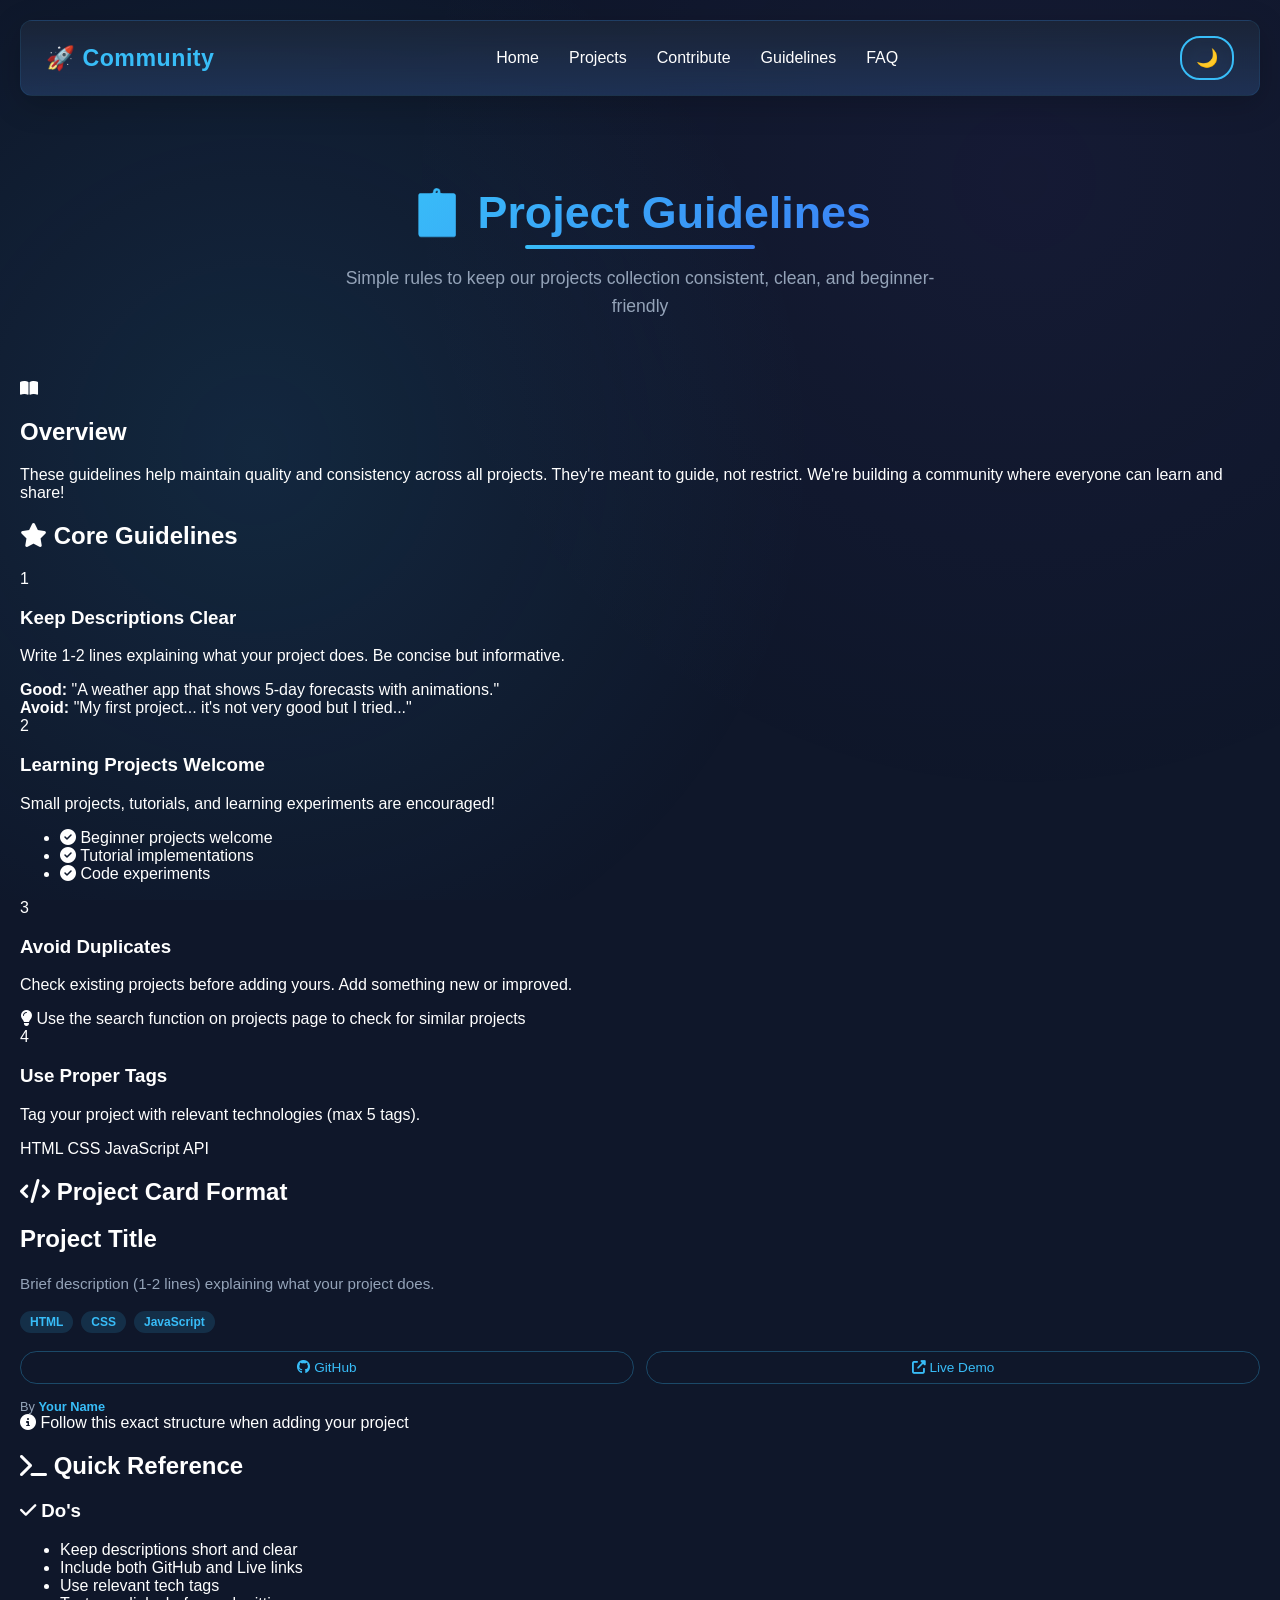
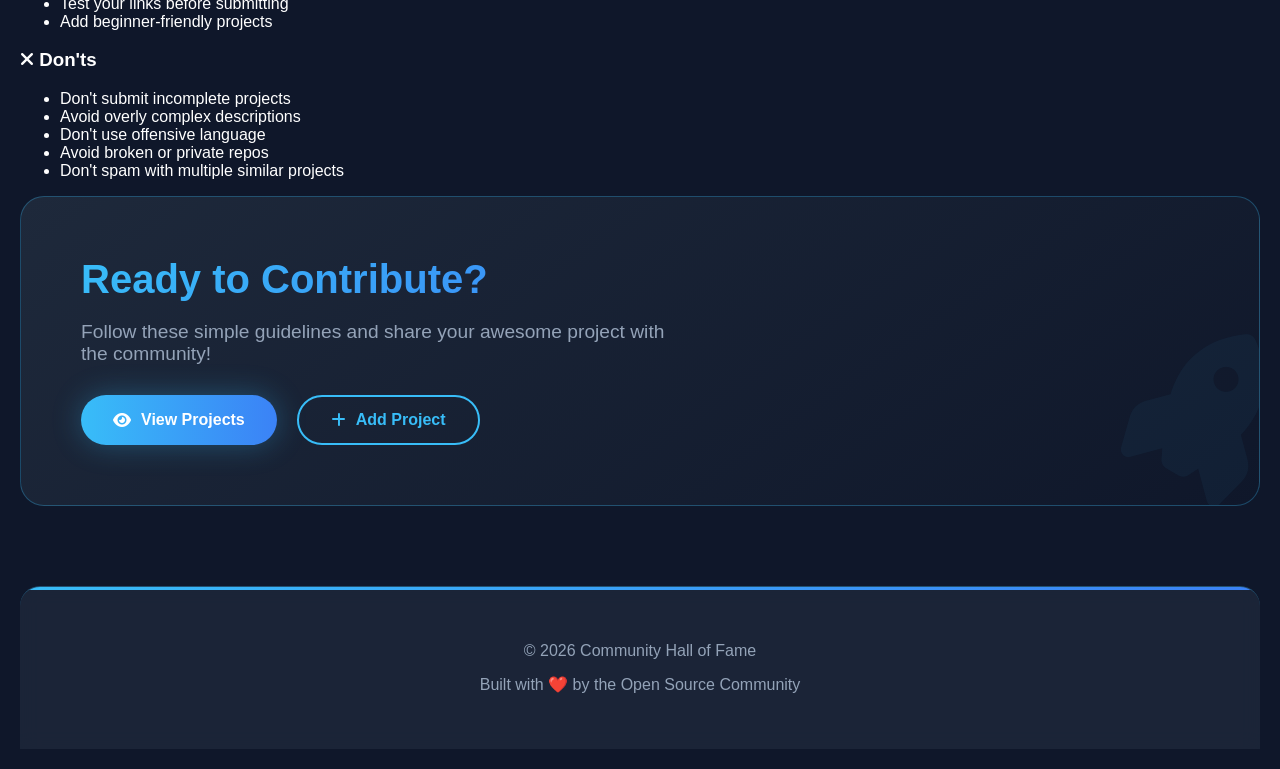
<file: guidelines.html>
<!DOCTYPE html>
<html lang="en">
<head>
    <meta charset="UTF-8" />
    <meta name="viewport" content="width=device-width, initial-scale=1.0" />
    <title>Project Guidelines - Community Hall of Fame</title>
    <link rel="stylesheet" href="style.css" />
    <link rel="icon" type="image/png" href="Hall of Fame (1).png" />
    <link rel="stylesheet" href="https://cdnjs.cloudflare.com/ajax/libs/font-awesome/6.4.0/css/all.min.css">
</head>

<body>

<!-- NAVBAR -->
<nav class="navbar">
    <div class="nav-logo">🚀 Community</div>
    <div class="hamburger" id="hamburger">
        <span></span><span></span><span></span>
    </div>
    <ul class="nav-links" id="navLinks">
        <li><a href="index.html">Home</a></li>
        <li><a href="projects.html">Projects</a></li>
        <li><a href="contribute.html">Contribute</a></li>
        <li><a href="guidelines.html" class="active">Guidelines</a></li>
        <li><a href="faq.html">FAQ</a></li>
    </ul>
    <button id="themeToggle" class="theme-toggle">🌙</button>
</nav>

<!-- HEADER -->
<header class="projects-header">
    <h1>📋 Project Guidelines</h1>
    <p class="subtitle">
        Simple rules to keep our projects collection consistent, clean, and beginner-friendly
    </p>
</header>

<!-- GUIDELINES MAIN CONTENT -->
<main class="guidelines-container">
    <!-- Overview Card -->
    <section class="guideline-card overview">
        <div class="guideline-icon">
            <i class="fas fa-book-open"></i>
        </div>
        <h2>Overview</h2>
        <p class="guideline-intro">
            These guidelines help maintain quality and consistency across all projects. 
            They're meant to guide, not restrict. We're building a community where 
            everyone can learn and share!
        </p>
    </section>

    <!-- Core Guidelines -->
    <section class="guideline-section">
        <h2 class="section-title">
            <i class="fas fa-star"></i> Core Guidelines
        </h2>
        
        <div class="guidelines-grid">
            <div class="guideline-item">
                <div class="guideline-header">
                    <div class="guideline-number">1</div>
                    <h3>Keep Descriptions Clear</h3>
                </div>
                <p>Write 1-2 lines explaining what your project does. Be concise but informative.</p>
                <div class="example-box">
                    <strong>Good:</strong> "A weather app that shows 5-day forecasts with animations."
                </div>
                <div class="example-box bad">
                    <strong>Avoid:</strong> "My first project... it's not very good but I tried..."
                </div>
            </div>

            <div class="guideline-item">
                <div class="guideline-header">
                    <div class="guideline-number">2</div>
                    <h3>Learning Projects Welcome</h3>
                </div>
                <p>Small projects, tutorials, and learning experiments are encouraged!</p>
                <ul class="guideline-list">
                    <li><i class="fas fa-check-circle"></i> Beginner projects welcome</li>
                    <li><i class="fas fa-check-circle"></i> Tutorial implementations</li>
                    <li><i class="fas fa-check-circle"></i> Code experiments</li>
                </ul>
            </div>

            <div class="guideline-item">
                <div class="guideline-header">
                    <div class="guideline-number">3</div>
                    <h3>Avoid Duplicates</h3>
                </div>
                <p>Check existing projects before adding yours. Add something new or improved.</p>
                <div class="tip-box">
                    <i class="fas fa-lightbulb"></i>
                    <span>Use the search function on projects page to check for similar projects</span>
                </div>
            </div>

            <div class="guideline-item">
                <div class="guideline-header">
                    <div class="guideline-number">4</div>
                    <h3>Use Proper Tags</h3>
                </div>
                <p>Tag your project with relevant technologies (max 5 tags).</p>
                <div class="tags-example">
                    <span class="tech-tag">HTML</span>
                    <span class="tech-tag">CSS</span>
                    <span class="tech-tag">JavaScript</span>
                    <span class="tech-tag">API</span>
                </div>
            </div>
        </div>
    </section>

    <!-- Project Card Template -->
    <section class="guideline-section">
        <h2 class="section-title">
            <i class="fas fa-code"></i> Project Card Format
        </h2>
        
        <div class="template-card">
            <h2>Project Title</h2>
            <p class="project-desc">
                Brief description (1-2 lines) explaining what your project does.
            </p>
            
            <div class="project-tags">
                <span>HTML</span>
                <span>CSS</span>
                <span>JavaScript</span>
            </div>
            
            <div class="project-links">
                <a href="#" target="_blank">
                    <i class="fab fa-github"></i> GitHub
                </a>
                <a href="#" target="_blank">
                    <i class="fas fa-external-link-alt"></i> Live Demo
                </a>
            </div>
            
            <div class="project-footer">
                <span>By</span>
                <a href="https://github.com/username" target="_blank">Your Name</a>
            </div>
            
            <div class="template-note">
                <i class="fas fa-info-circle"></i>
                Follow this exact structure when adding your project
            </div>
        </div>
    </section>

    <!-- Code Examples -->
    <section class="guideline-section">
        <h2 class="section-title">
            <i class="fas fa-terminal"></i> Quick Reference
        </h2>
        
        <div class="reference-grid">
            <div class="reference-card">
                <h3><i class="fas fa-check"></i> Do's</h3>
                <ul>
                    <li>Keep descriptions short and clear</li>
                    <li>Include both GitHub and Live links</li>
                    <li>Use relevant tech tags</li>
                    <li>Test your links before submitting</li>
                    <li>Add beginner-friendly projects</li>
                </ul>
            </div>
            
            <div class="reference-card">
                <h3><i class="fas fa-times"></i> Don'ts</h3>
                <ul>
                    <li>Don't submit incomplete projects</li>
                    <li>Avoid overly complex descriptions</li>
                    <li>Don't use offensive language</li>
                    <li>Avoid broken or private repos</li>
                    <li>Don't spam with multiple similar projects</li>
                </ul>
            </div>
        </div>
    </section>

    <!-- CTA Section -->
    <section class="cta-section">
        <div class="cta-content">
            <h2>Ready to Contribute?</h2>
            <p>Follow these simple guidelines and share your awesome project with the community!</p>
            <div class="cta-buttons">
                <a href="projects.html" class="cta-btn primary">
                    <i class="fas fa-eye"></i> View Projects
                </a>
                <a href="contribute.html" class="cta-btn secondary">
                    <i class="fas fa-plus"></i> Add Project
                </a>
            </div>
        </div>
        <div class="cta-decoration">
            <i class="fas fa-rocket"></i>
        </div>
    </section>
</main>

<!-- FOOTER -->
<footer class="footer">
    <p>© 2026 Community Hall of Fame</p>
    <p>Built with ❤️ by the Open Source Community</p>
</footer>

<script>
// Mobile menu toggle
const hamburger = document.getElementById('hamburger');
const navLinks = document.getElementById('navLinks');
const themeToggle = document.getElementById('themeToggle');

hamburger.addEventListener('click', () => {
    navLinks.classList.toggle('active');
    hamburger.classList.toggle('active');
});

// Theme toggle
themeToggle.addEventListener('click', () => {
    document.body.classList.toggle('light-mode');
    themeToggle.textContent = document.body.classList.contains('light-mode') ? '🌞' : '🌙';
    
    // Save preference
    localStorage.setItem('theme', document.body.classList.contains('light-mode') ? 'light' : 'dark');
});

// Load saved theme
if (localStorage.getItem('theme') === 'light') {
    document.body.classList.add('light-mode');
    themeToggle.textContent = '🌞';
}

// Close mobile menu when clicking outside
document.addEventListener('click', (e) => {
    if (!navLinks.contains(e.target) && !hamburger.contains(e.target) && navLinks.classList.contains('active')) {
        navLinks.classList.remove('active');
        hamburger.classList.remove('active');
    }
});
</script>
</body>
</html>
</file>
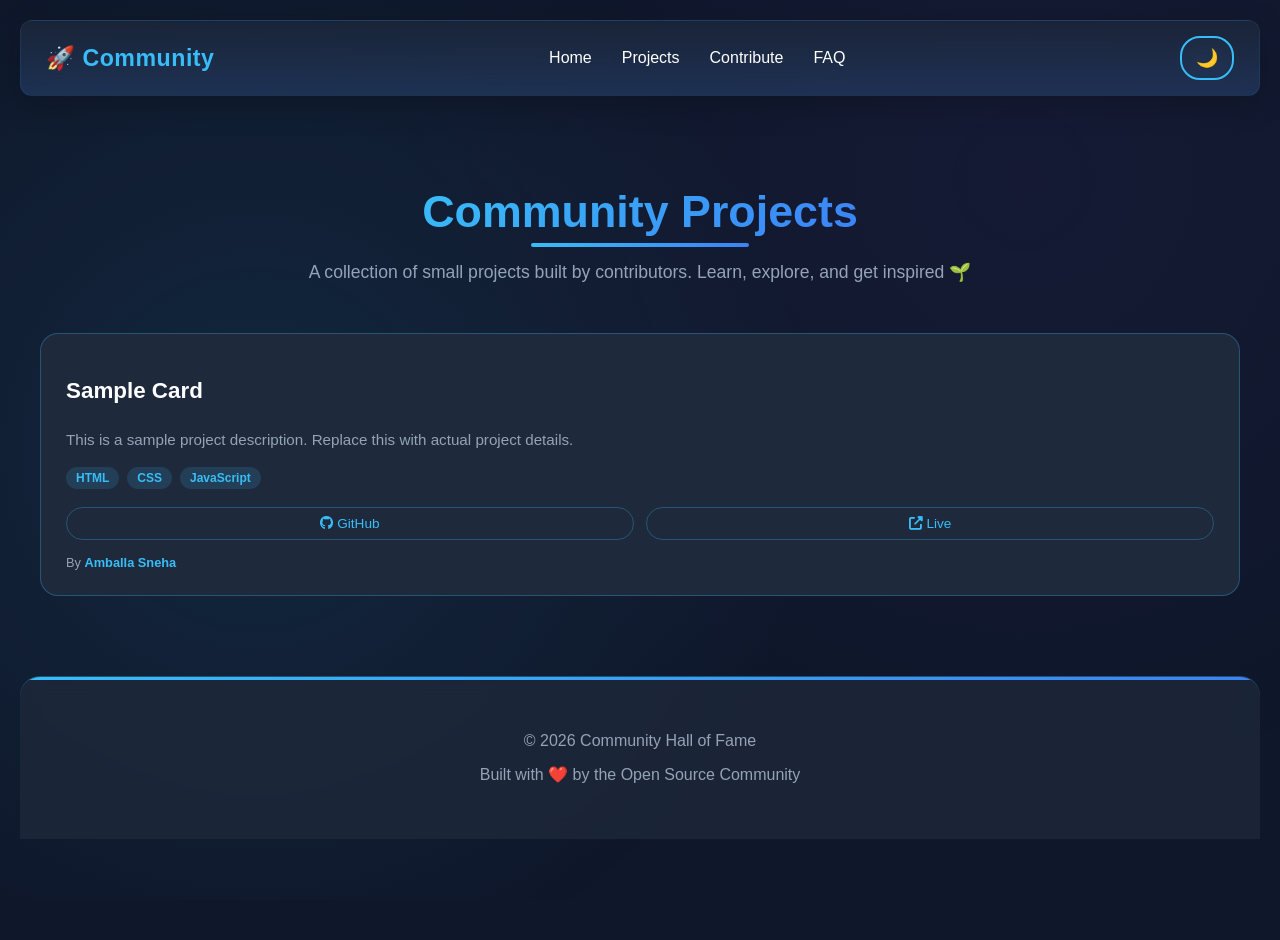
<file: projects.html>
<!DOCTYPE html>
<html lang="en">

<head>
    <meta charset="UTF-8" />
    <meta name="viewport" content="width=device-width, initial-scale=1.0" />
    <title>Community Projects</title>

    <link rel="stylesheet" href="style.css" />
    <link rel="icon" type="image/png" href="Hall of Fame (1).png" />
    <link rel="stylesheet" href="https://cdnjs.cloudflare.com/ajax/libs/font-awesome/6.4.0/css/all.min.css">
</head>

<body>

<!-- NAVBAR -->
<nav class="navbar">
    <div class="nav-logo">🚀 Community</div>

    <div class="hamburger" id="hamburger">
        <span></span><span></span><span></span>
    </div>

    <ul class="nav-links" id="navLinks">
        <li><a href="index.html">Home</a></li>
        <li><a href="projects.html" class="active">Projects</a></li>
        <li><a href="contribute.html">Contribute</a></li>
        <li><a href="faq.html">FAQ</a></li>
    </ul>

    <button id="themeToggle" class="theme-toggle">🌙</button>
</nav>

<!-- HEADER -->
<header class="projects-header">
    <h1>Community Projects</h1>
    <p>
        A collection of small projects built by contributors.  
        Learn, explore, and get inspired 🌱
    </p>
</header>

<!-- PROJECTS GRID -->
<section class="projects-container">

    <!-- PROJECT CARD TEMPLATE -->
    <div class="project-card">
        <h2>Sample Card</h2>
        <p class="project-desc">
            This is a sample project description. Replace this with actual project details.
        </p>

        <div class="project-tags">
            <span>HTML</span>
            <span>CSS</span>
            <span>JavaScript</span>
        </div>

        <div class="project-links">
            <a href="#" target="_blank">
                <i class="fab fa-github"></i> GitHub
            </a>
            <a href="#" target="_blank">
                <i class="fas fa-external-link-alt"></i> Live
            </a>
        </div>

        <div class="project-footer">
            <span>By</span>
            <a href="https://github.com/Sneha-Amballa" target="_blank">Amballa Sneha</a>
        </div>
    </div>
    <!-- END PROJECT CARD -->

    <!-- 👇 CONTRIBUTORS ADD NEW PROJECTS BELOW 👇 -->

</section>

<!-- FOOTER -->
<footer class="footer">
    <p>© 2026 Community Hall of Fame</p>
    <p>Built with ❤️ by the Open Source Community</p>
</footer>

<script>
const hamburger = document.getElementById("hamburger");
const navLinks = document.getElementById("navLinks");

hamburger.addEventListener("click", () => {
    navLinks.classList.toggle("active");
});
</script>

</body>
</html>
</file>
<file: style.css>
/* =========================================
   THEME VARIABLES - DARK (DEFAULT)
   ========================================= */
:root {
    /* Dark Theme Colors */
    --bg-primary: #0f172a;
    --bg-secondary: #1e293b;
    --bg-card: #1e293b;
    --bg-navbar: rgba(30, 41, 59, 0.9);
    --bg-footer: rgba(30, 41, 59, 0.8);
    --bg-stats: rgba(30, 41, 59, 0.8);

    /* Text Colors */
    --text-primary: #ffffff;
    --text-secondary: #94a3b8;
    --text-accent: #259ed2;

    /* Border Colors */
    --border-primary: rgba(56, 189, 248, 0.3);
    --border-secondary: rgba(148, 163, 184, 0.2);

    /* Accent Colors */
    --primary-color: #38bdf8;
    --secondary-color: #8b5cf6;
    --success-color: #10b981;
    --github-color: #333;
    --github-light: #f6f8fa;
    --github-dark: #24292e;
    --github-hover: #444;
    --whatsapp-color: #25D366;
    --linkedin-color: #0077B5;
    --twitter-color: #1DA1F2;
    --facebook-color: #1877F2;

    /* Hover Colors - Light Sky Blue */
    --hover-bg: rgba(173, 216, 230, 0.1);
    --hover-border: rgba(135, 206, 235, 0.5);
    --hover-text: #87ceeb;
    --hover-glow: 0 0 40px rgba(135, 206, 235, 0.4);

    /* Gradients */
    --gradient-primary: linear-gradient(135deg, #38bdf8, #3b82f6);
    --gradient-secondary: linear-gradient(135deg, #8b5cf6, #ec4899);
    --gradient-card: linear-gradient(145deg, #1e293b, #0f172a);
    --gradient-button: linear-gradient(90deg, #38bdf8, #3b82f6);

    /* Shadows */
    --shadow-sm: 0 4px 6px rgba(0, 0, 0, 0.1);
    --shadow-md: 0 10px 25px rgba(0, 0, 0, 0.2);
    --shadow-lg: 0 20px 40px rgba(0, 0, 0, 0.3);
    --shadow-glow: 0 0 30px rgba(56, 189, 248, 0.3);

    /* Glass Effects */
    --glass-bg: rgba(30, 41, 59, 0.7);
    --glass-border: rgba(56, 189, 248, 0.1);

    --navbar-gradient-bottom: rgba(37, 62, 104, 0.65);
    --navbar-shadow: 0 8px 32px rgba(0, 0, 0, 0.2);
}
/* =========================================
   IMAGE UPLOADER STYLES
   ========================================= */
.uploader-container {
    max-width: 400px;
    margin: 20px auto;
    padding: 20px;
    background: var(--bg-card);
    border: 1px solid var(--border-primary);
    border-radius: 20px;
    backdrop-filter: blur(10px);
}

.uploader-label {
    display: block;
    margin-bottom: 15px;
    font-weight: 600;
    color: var(--primary-color);
    text-align: center;
}

.drop-zone {
    width: 100%;
    height: 200px;
    border: 2px dashed var(--border-primary);
    border-radius: 15px;
    display: flex;
    align-items: center;
    justify-content: center;
    position: relative;
    cursor: pointer;
    transition: all 0.3s ease;
    overflow: hidden;
}

.drop-zone:hover, .drop-zone.drag-over {
    border-color: var(--primary-color);
    background: rgba(56, 189, 248, 0.05);
}

.drop-zone-content {
    text-align: center;
    transition: opacity 0.3s ease;
}

.upload-icon {
    font-size: 2.5rem;
    color: var(--primary-color);
    margin-bottom: 10px;
}

.drop-zone-content span {
    color: var(--primary-color);
    text-decoration: underline;
}

.file-info {
    font-size: 0.8rem;
    color: var(--text-secondary);
    margin-top: 5px;
}

/* Preview Styles */
.preview-container {
    display: none;
    width: 100%;
    height: 100%;
    position: absolute;
    top: 0;
    left: 0;
    opacity: 0;
    transform: scale(0.9);
    transition: all 0.4s cubic-bezier(0.175, 0.885, 0.32, 1.275);
}

.preview-container.show {
    display: block;
    opacity: 1;
    transform: scale(1);
}

#imagePreview {
    width: 100%;
    height: 100%;
    object-fit: cover;
}

.preview-overlay {
    position: absolute;
    top: 0;
    left: 0;
    width: 100%;
    height: 100%;
    background: rgba(0,0,0,0.4);
    display: flex;
    align-items: center;
    justify-content: center;
    opacity: 0;
    transition: opacity 0.3s ease;
}

.preview-container:hover .preview-overlay {
    opacity: 1;
}

/* Footer & Buttons */
.uploader-footer {
    margin-top: 15px;
    display: flex;
    flex-direction: column;
    gap: 10px;
}

.remove-btn, .replace-btn {
    background: rgba(239, 68, 68, 0.1);
    color: #ef4444;
    border: 1px solid rgba(239, 68, 68, 0.2);
    padding: 8px 15px;
    border-radius: 8px;
    cursor: pointer;
    font-weight: 500;
    transition: all 0.3s ease;
}

.remove-btn:hover:not(:disabled) {
    background: #ef4444;
    color: white;
}

.remove-btn:disabled {
    opacity: 0.5;
    cursor: not-allowed;
    filter: grayscale(1);
}

.replace-btn {
    background: var(--primary-color);
    color: white;
    border: none;
}

.error-msg {
    color: #fb7185;
    font-size: 0.85rem;
    text-align: center;
    min-height: 20px;
}

/* =========================================
   LIGHT THEME VARIABLES
   ========================================= */
body.light-mode {
    /* Light Theme Colors */
    --bg-primary: #f8fafc;
    --bg-secondary: #ffffff;
    --bg-card: #ffffff;
    --bg-navbar: rgba(255, 255, 255, 0.9);
    --bg-footer: rgba(255, 255, 255, 0.8);
    --bg-stats: rgba(255, 255, 255, 0.8);

    /* Text Colors */
    --text-primary: #0f172a;
    --text-secondary: #475569;
    --text-accent: #0284c7;

    /* Border Colors */
    --border-primary: rgba(2, 132, 199, 0.3);
    --border-secondary: rgba(100, 116, 139, 0.2);

    /* Accent Colors */
    --primary-color: #0284c7;
    --secondary-color: #7c3aed;
    --success-color: #059669;
    --github-color: #24292e;
    --github-light: #ffffff;
    --github-dark: #0366d6;
    --github-hover: #1a7f37;

    /* Hover Colors - Light Sky Blue (brighter for light theme) */
    --hover-bg: rgba(135, 206, 235, 0.15);
    --hover-border: rgba(135, 206, 235, 0.6);
    --hover-text: #87ceeb;
    --hover-glow: 0 0 40px rgba(135, 206, 235, 0.3);

    /* Gradients */
    --gradient-primary: linear-gradient(135deg, #0284c7, #0ea5e9);
    --gradient-secondary: linear-gradient(135deg, #7c3aed, #ec4899);
    --gradient-card: linear-gradient(145deg, #ffffff, #f1f5f9);
    --gradient-button: linear-gradient(90deg, #0284c7, #0ea5e9);

    /* Shadows */
    --shadow-sm: 0 4px 6px rgba(0, 0, 0, 0.05);
    --shadow-md: 0 10px 25px rgba(0, 0, 0, 0.08);
    --shadow-lg: 0 20px 40px rgba(0, 0, 0, 0.12);
    --shadow-glow: 0 0 30px rgba(2, 132, 199, 0.2);

    /* Glass Effects */
    --glass-bg: rgba(255, 255, 255, 0.7);
    --glass-border: rgba(2, 132, 199, 0.1);

    --navbar-gradient-bottom: rgba(255, 255, 255, 0.8);
    --navbar-shadow: 0 10px 30px rgba(0, 0, 0, 0.08), 0 1px 8px rgba(0, 0, 0, 0.04);
    --glass-border: rgba(0, 0, 0, 0.05); /* Softer border for light mode */
}

/* =========================================
   BODY & BASE STYLES
   ========================================= */
body {
    font-family: -apple-system, BlinkMacSystemFont, 'Segoe UI', Helvetica, Arial, sans-serif;
    background-color: var(--bg-primary);
    color: var(--text-primary);
    margin: 0;
    padding: 20px;
    min-height: 100vh;
    position: relative;
    overflow-x: hidden;
    transition: all 0.5s cubic-bezier(0.4, 0, 0.2, 1);
}

/* Animated Background */
body::before {
    content: '';
    position: fixed;
    top: 0;
    left: 0;
    width: 100%;
    height: 100%;
    background:
        radial-gradient(circle at 20% 50%, rgba(56, 189, 248, 0.1) 0%, transparent 50%),
        radial-gradient(circle at 80% 20%, rgba(139, 92, 246, 0.05) 0%, transparent 50%);
    z-index: -1;
    animation: gradientShift 15s ease-in-out infinite;
}

@keyframes gradientShift {

    0%,
    100% {
        transform: scale(1);
        opacity: 1;
    }

    50% {
        transform: scale(1.05);
        opacity: 0.8;
    }
}

/* =========================================
   NAVBAR STYLES
   ========================================= */
/* .navbar {
    position: sticky;
    top: 20px;
    z-index: 1000;
    background: linear-gradient(to bottom,
            var(--glass-bg),
            rgba(37, 62, 104, 0.65));
    backdrop-filter: blur(14px);
    -webkit-backdrop-filter: blur(14px);
    border: 1px solid var(--glass-border);
    border-radius: 12px;
    padding: 15px 25px;
    display: flex;
    justify-content: space-between;
    align-items: center;
    max-width: 1400px;
    margin: 0 auto 40px auto;
    transition: background 0.3s ease, box-shadow 0.3s ease, border-color 0.3s ease;
} */

/* =========================================
   NAVBAR STYLES (UPDATED)
   ========================================= */
.navbar {
    position: sticky;
    top: 20px;
    z-index: 1000;
    /* Use variables here so it changes with the theme */
    background: linear-gradient(to bottom,
            var(--glass-bg),
            var(--navbar-gradient-bottom));
    backdrop-filter: blur(14px);
    -webkit-backdrop-filter: blur(14px);
    border: 1px solid var(--glass-border);
    border-radius: 12px;
    padding: 15px 25px;
    display: flex;
    justify-content: space-between;
    align-items: center;
    max-width: 1400px;
    margin: 0 auto 40px auto;
    transition: all 0.3s ease;
    box-shadow: var(--navbar-shadow); /* Uses the new shadow variable */
}

/* Update hover to keep the shadow looking good */
.navbar:hover {
    box-shadow: 0 12px 40px rgba(0, 0, 0, 0.15);
}

/* Fix for Navbar links in Light Mode */
body.light-mode .nav-links a {
    color: var(--text-primary);
    font-weight: 600; /* Slightly bolder for readability */
}

body.light-mode .nav-logo {
    color: var(--primary-color);
}
/* .navbar:hover {
    box-shadow: 0 8px 32px rgba(0, 0, 0, 0.2);
} */

.nav-logo {
    color: var(--primary-color);
    font-size: 1.45rem;
    font-weight: 700;
    letter-spacing: 0.5px;
    transition: color 0.3s ease;
}

/* Desktop Navigation Links */
.nav-links {
    list-style: none;
    display: flex;
    gap: 30px;
    margin: 0;
    padding: 0;
}

.nav-links a {
    text-decoration: none;
    color: var(--text-primary);
    font-weight: 500;
    position: relative;
    padding: 4px 0;
    transition: color 0.25s ease;
}

.nav-links a::after {
    content: '';
    position: absolute;
    bottom: -6px;
    left: 0;
    width: 0%;
    height: 2px;
    background-color: var(--primary-color);
    transition: width 0.25s ease;
}

.nav-links a:hover {
    color: var(--primary-color);
}

.nav-links a:hover::after {
    width: 70%;
}

.nav-links a:focus-visible {
    outline: 2px solid var(--primary-color);
    outline-offset: 4px;
    border-radius: 4px;
}

/* Hamburger Icon */
.hamburger {
    display: none;
    flex-direction: column;
    cursor: pointer;
    gap: 5px;
    width: 30px;
}

.hamburger span {
    width: 100%;
    height: 3px;
    background: var(--primary-color);
    border-radius: 3px;
    transition: all 0.3s ease;
}

.hamburger:focus-visible {
    outline: 2px solid var(--primary-color);
    outline-offset: 2px;
}

/* =========================================
   THEME TOGGLE BUTTON
   ========================================= */
.theme-toggle {
    background: transparent;
    border: 2px solid var(--primary-color);
    color: var(--primary-color);
    padding: 8px 14px;
    border-radius: 20px;
    cursor: pointer;
    font-size: 18px;
    transition: all 0.3s cubic-bezier(0.4, 0, 0.2, 1);
    display: flex;
    align-items: center;
    justify-content: center;
    min-width: 44px;
    min-height: 44px;
    backdrop-filter: blur(10px);
    font-weight: 600;
    gap: 8px;
}

.theme-toggle:hover {
    background-color: var(--primary-color);
    color: var(--bg-primary);
    transform: scale(1.05);
    box-shadow: var(--shadow-glow);
}

.theme-toggle:active {
    transform: scale(0.95);
}

.theme-toggle:focus-visible {
    outline: 2px solid var(--primary-color);
    outline-offset: 2px;
}

/* =========================================
   HEADINGS & TYPOGRAPHY
   ========================================= */
h1 {
    text-align: center;
    font-size: 3rem;
    margin: 40px auto 15px;
    font-weight: 800;
    background: var(--gradient-primary);
    -webkit-background-clip: text;
    background-clip: text;
    color: transparent;
    position: relative;
    display: inline-block;
}

h1::after {
    content: '';
    position: absolute;
    bottom: -10px;
    left: 25%;
    width: 50%;
    height: 4px;
    background: var(--gradient-primary);
    border-radius: 2px;
    animation: lineWidth 6s ease-in-out infinite;
}

@keyframes lineWidth {

    0%,
    100% {
        left: 25%;
        width: 50%;
    }

    50% {
        left: 15%;
        width: 70%;
    }
}

/* Typewriter Effect */
#typewriter {
    border-right: 3px solid var(--primary-color);
    white-space: nowrap;
    overflow: hidden;
    display: inline-block;
    animation: blink 0.75s step-end infinite;
    font-weight: 700;
    margin: 10px 0;
    letter-spacing: 2px;
    padding-right: 4px;
}

@keyframes blink {

    0%,
    50% {
        border-color: var(--primary-color);
    }

    51%,
    100% {
        border-color: transparent;
    }
}

.subtitle {
    text-align: center;
    color: var(--text-secondary);
    margin-bottom: 60px;
    font-size: 1.1rem;
    max-width: 600px;
    margin-left: auto;
    margin-right: auto;
    line-height: 1.6;
}

/* =========================================
   STATS CONTAINER
   ========================================= */
.stats-container {
    display: grid;
    grid-template-columns: repeat(auto-fit, minmax(180px, 1fr));
    gap: 20px;
    max-width: 1200px;
    margin: 40px auto;
    padding: 0 20px;
}

.stat-card {
    background: var(--bg-stats);
    border: 1px solid var(--border-primary);
    border-radius: 16px;
    padding: 25px 20px;
    text-align: center;
    transition: all 0.4s cubic-bezier(0.4, 0, 0.2, 1);
    position: relative;
    overflow: hidden;
    box-shadow: var(--shadow-sm);
    backdrop-filter: blur(10px);
}

.stat-card:hover {
    transform: translateY(-8px);
    box-shadow: var(--shadow-lg);
    border-color: var(--primary-color);
}

.stat-card::before {
    content: '';
    position: absolute;
    top: 0;
    left: 0;
    right: 0;
    height: 4px;
    background: var(--gradient-primary);
    opacity: 0;
    transition: opacity 0.3s ease;
}

.stat-card:hover::before {
    opacity: 1;
}

.stat-card span {
    font-size: 2.8rem;
    font-weight: 800;
    background: var(--gradient-primary);
    -webkit-background-clip: text;
    background-clip: text;
    color: transparent;
    display: block;
    line-height: 1;
    margin-bottom: 10px;
    transition: transform 0.3s ease;
}

.stat-card:hover span {
    transform: scale(1.1);
}

.stat-card p {
    font-size: 0.95rem;
    color: var(--text-secondary);
    margin: 0;
    font-weight: 500;
    letter-spacing: 0.5px;
}

/* Stats Counter Hover Effect */
.stat-card span::after {
    content: '+';
    position: absolute;
    right: -15px;
    top: 0;
    opacity: 0;
    transform: translateY(-10px);
    transition: all 0.3s ease;
    color: var(--success-color);
    font-size: 1.5rem;
}

.stat-card:hover span::after {
    opacity: 1;
    transform: translateY(0);
}

/* =========================================
   SEARCH & FILTER CONTROLS
   ========================================= */
.search-filter-container {
    max-width: 1200px;
    margin: 20px auto;
    padding: 0 20px;
    display: flex;
    flex-wrap: wrap;
    gap: 15px;
    justify-content: center;
    align-items: center;
}

/* Search Bar */
#searchInput {
    flex: 1;
    min-width: 250px;
    max-width: 400px;
    padding: 14px 18px;
    font-size: 16px;
    color: var(--text-primary);
    background: rgba(255, 255, 255, 0.15);
    backdrop-filter: blur(12px);
    -webkit-backdrop-filter: blur(12px);
    border: 1px solid var(--border-primary);
    border-radius: 30px;
    outline: none;
    box-shadow: 0 8px 32px rgba(31, 38, 135, 0.25);
    transition: all 0.3s cubic-bezier(0.4, 0, 0.2, 1);
}

#searchInput::placeholder {
    color: var(--text-secondary);
    opacity: 0.7;
}

#searchInput:focus {
    border-color: var(--primary-color);
    box-shadow: 0 10px 40px rgba(79, 70, 229, 0.35);
    background: rgba(255, 255, 255, 0.25);
    transform: scale(1.02);
}

#searchInput:focus-visible {
    outline: 2px solid var(--primary-color);
    outline-offset: 2px;
}

.filter-buttons {
    display: flex;
    gap: 10px;
    flex-wrap: wrap;
}

.filter-btn {
    padding: 10px 20px;
    background: var(--bg-card);
    border: 1px solid var(--border-primary);
    color: var(--text-primary);
    border-radius: 20px;
    cursor: pointer;
    font-size: 0.9rem;
    font-weight: 500;
    transition: all 0.3s ease;
}

.filter-btn:hover {
    border-color: var(--primary-color);
    background: rgba(56, 189, 248, 0.1);
    transform: translateY(-2px);
}

.filter-btn.active {
    background: var(--primary-color);
    color: var(--bg-primary);
    border-color: var(--primary-color);
}

.sort-select {
    padding: 10px 15px;
    background: var(--bg-card);
    border: 1px solid var(--border-primary);
    color: var(--text-primary);
    border-radius: 20px;
    cursor: pointer;
    font-size: 0.9rem;
    outline: none;
    transition: all 0.3s ease;
}

.sort-select:hover,
.sort-select:focus {
    border-color: var(--primary-color);
    box-shadow: 0 0 0 3px rgba(56, 189, 248, 0.1);
}

/* =========================================
   RANDOM BUTTON STYLES
   ========================================= */
.random-button-container {
    display: flex;
    justify-content: center;
    margin: 2rem auto;
    padding: 0 1rem;
    animation: fadeIn 0.8s ease-out;
}

.random-btn {
    padding: 14px 32px;
    background: linear-gradient(135deg, #667eea 0%, #764ba2 100%);
    color: white;
    border: none;
    border-radius: 50px;
    cursor: pointer;
    font-weight: 600;
    font-size: 1.1rem;
    transition: all 0.3s ease;
    box-shadow: 0 4px 15px rgba(102, 126, 234, 0.3);
    display: flex;
    align-items: center;
    gap: 10px;
    position: relative;
    overflow: hidden;
    z-index: 1;
}

.random-btn:hover {
    transform: translateY(-3px) scale(1.05);
    box-shadow: 0 8px 25px rgba(102, 126, 234, 0.5);
}

.random-btn:active {
    transform: translateY(-1px) scale(1.02);
}

.random-btn span {
    font-size: 1.3rem;
    animation: spinSlow 4s linear infinite;
}

.random-btn::before {
    content: '';
    position: absolute;
    top: 0;
    left: -100%;
    width: 100%;
    height: 100%;
    background: linear-gradient(90deg, transparent, rgba(255, 255, 255, 0.2), transparent);
    transition: left 0.7s;
    z-index: -1;
}

.random-btn:hover::before {
    left: 100%;
}

/* Light mode support for random button */
body.light-mode .random-btn {
    background: linear-gradient(135deg, #4f46e5 0%, #7c3aed 100%);
    box-shadow: 0 4px 15px rgba(79, 70, 229, 0.2);
}

body.light-mode .random-btn:hover {
    box-shadow: 0 8px 25px rgba(79, 70, 229, 0.3);
}

@keyframes spinSlow {
    0% {
        transform: rotate(0deg);
    }

    100% {
        transform: rotate(360deg);
    }
}

@keyframes fadeIn {
    from {
        opacity: 0;
        transform: translateY(20px);
    }

    to {
        opacity: 1;
        transform: translateY(0);
    }
}

/* =========================================
   CARD CONTAINER - MAIN LAYOUT
   ========================================= */
.card-container {
    display: grid;
    grid-template-columns: repeat(auto-fill, minmax(300px, 1fr));
    gap: 35px;
    padding: 40px;
    max-width: 1400px;
    margin: 0 auto;
    animation: fadeIn 1s ease-out;
    transition: opacity 0.3s ease;
}

@keyframes fadeIn {
    from {
        opacity: 0;
        transform: translateY(20px);
    }

    to {
        opacity: 1;
        transform: translateY(0);
    }
}

/* Dim other cards when one is active */
.card-container.has-active-card .card:not(.active) {
    opacity: 0.3;
    transform: scale(0.95);
    filter: blur(2px);
    pointer-events: none;
    transition: opacity 0.4s ease, transform 0.4s ease, filter 0.4s ease;
}

/* Fallback for browsers that support :has() */
@supports selector(:has(*)) {
    .card-container:has(.card.active) .card:not(.active) {
        opacity: 0.3;
        transform: scale(0.95);
        filter: blur(2px);
        pointer-events: none;
        transition: opacity 0.4s ease, transform 0.4s ease, filter 0.4s ease;
    }
}

/* No Results Message */
.no-results {
    text-align: center;
    padding: 60px 20px;
    color: var(--text-secondary);
    font-size: 1.2rem;
    display: none;
    grid-column: 1 / -1;
}

.no-results.show {
    display: block;
}

.no-results i {
    font-size: 3rem;
    margin-bottom: 20px;
    opacity: 0.5;
}

/* =========================================
   INDIVIDUAL CARD STYLES
   ========================================= */
.card {
    background: linear-gradient(180deg,
            rgba(30, 41, 59, 0.96),
            rgba(15, 23, 42, 0.96));
    border: 1px solid var(--border-primary);
    border-radius: 20px;
    padding: 35px 30px;
    text-align: center;
    transition: all 0.4s cubic-bezier(0.4, 0, 0.2, 1);
    position: relative;
    overflow: hidden;
    box-shadow: var(--shadow-md);
    backdrop-filter: blur(10px);
    display: flex;
    flex-direction: column;
    align-items: center;
    cursor: pointer;
    perspective: 1000px;
    animation: cardAppear 0.6s ease-out forwards;
    animation-delay: calc(var(--card-index, 0) * 0.1s);
    min-height: 450px;
}

.card-inner {
    position: relative;
    z-index: 1;
    width: 100%;
    height: 100%;
    display: flex;
    flex-direction: column;
    align-items: center;
}

@keyframes cardAppear {
    from {
        opacity: 0;
        transform: translateY(30px);
    }

    to {
        opacity: 1;
        transform: translateY(0);
    }
}

/* Floating animation */
.card {
    animation: floatCard 6s ease-in-out infinite, fadeInUp 0.6s ease forwards;
}

@keyframes floatCard {

    0%,
    100% {
        transform: translateY(0);
    }

    50% {
        transform: translateY(-10px);
    }
}

.card:hover {
    animation: none;
    transform: translateY(-12px) scale(1.02);
    box-shadow: var(--shadow-lg), var(--shadow-glow);
    border-color: var(--primary-color);
}

.card:hover .card-inner {
    transform: translateY(-5px) scale(1.02);
}

/* Gradient border hover effect */
.card::after {
    content: '';
    position: absolute;
    top: -2px;
    left: -2px;
    right: -2px;
    bottom: -2px;
    background: var(--gradient-primary);
    border-radius: 22px;
    z-index: -1;
    opacity: 0;
    transition: opacity 0.4s ease;
}

.card:hover::after {
    opacity: 0.3;
}

/* Radial gradient effect */
.card::before {
    content: '';
    position: absolute;
    top: -50%;
    left: -50%;
    width: 200%;
    height: 200%;
    background: radial-gradient(circle, rgba(56, 189, 248, 0.1) 0%, transparent 70%);
    opacity: 0;
    transition: opacity 0.4s ease;
    pointer-events: none;
}

.card:hover::before {
    opacity: 1;
}

/* Shimmer effect - only on hover */
.card .shimmer-effect {
    position: absolute;
    top: -50%;
    left: -50%;
    width: 200%;
    height: 200%;
    background: linear-gradient(45deg,
            transparent 30%,
            rgba(255, 255, 255, 0.1) 50%,
            transparent 70%);
    transform: translateX(-100%) translateY(-100%) rotate(45deg);
    opacity: 0;
    transition: opacity 0.3s ease, transform 0.6s ease;
    pointer-events: none;
    z-index: 1;
}

.card:hover .shimmer-effect {
    opacity: 1;
    animation: shimmer 2s linear infinite;
}

@keyframes shimmer {
    0% {
        transform: translateX(-100%) translateY(-100%) rotate(45deg);
    }

    100% {
        transform: translateX(100%) translateY(100%) rotate(45deg);
    }
}

/* Active card - stays prominent */
.card.active {
    transform: translateY(-12px) scale(1.02) !important;
    box-shadow: var(--shadow-lg), var(--shadow-glow) !important;
    border-color: var(--primary-color) !important;
    z-index: 10;
    opacity: 1 !important;
    filter: none !important;
    pointer-events: auto !important;
}

/* Card highlight states */
.card.shared-highlight {
    animation: githubGlow 2s ease;
    border: 2px solid var(--primary-color);
}

.card.random-highlight {
    animation: highlightPulse 1s ease-in-out;
    position: relative;
    z-index: 10;
}

.card.random-highlight::before {
    content: '';
    position: absolute;
    top: -5px;
    left: -5px;
    right: -5px;
    bottom: -5px;
    background: linear-gradient(45deg, #ff0080, #ff8c00, #40e0d0);
    border-radius: 15px;
    z-index: -1;
    animation: borderGlow 2s linear infinite;
}

.card.random-highlight::after {
    content: '🎉 Random Pick!';
    position: absolute;
    top: -15px;
    right: -10px;
    background: linear-gradient(135deg, #ff0080, #ff8c00);
    color: white;
    padding: 5px 12px;
    border-radius: 20px;
    font-size: 0.8rem;
    font-weight: bold;
    animation: bounce 0.5s ease-in-out 3;
}

@keyframes githubGlow {

    0%,
    100% {
        box-shadow: 0 0 10px rgba(56, 189, 248, 0.3);
    }

    50% {
        box-shadow: 0 0 25px rgba(56, 189, 248, 0.6);
    }
}

@keyframes highlightPulse {
    0% {
        transform: scale(1);
        box-shadow: 0 10px 30px rgba(102, 126, 234, 0.1);
    }

    50% {
        transform: scale(1.05);
        box-shadow: 0 15px 40px rgba(102, 126, 234, 0.3);
    }

    100% {
        transform: scale(1);
        box-shadow: 0 10px 30px rgba(102, 126, 234, 0.1);
    }
}

@keyframes borderGlow {

    0%,
    100% {
        opacity: 0.5;
    }

    50% {
        opacity: 1;
    }
}

@keyframes bounce {

    0%,
    100% {
        transform: translateY(0);
    }

    50% {
        transform: translateY(-5px);
    }
}

/* Light mode support for random highlight */
body.light-mode .card.random-highlight::before {
    background: linear-gradient(45deg, #ec4899, #f59e0b, #10b981);
}

body.light-mode .card.random-highlight::after {
    background: linear-gradient(135deg, #ec4899, #f59e0b);
}

/* Ripple Effect on Card Click */
.card:active {
    transform: scale(0.98);
}

.card:active::before {
    width: 300px;
    height: 300px;
}

/* Card Flip Animation */
.card.flip {
    animation: flipCard 0.6s ease;
}

@keyframes flipCard {
    0% {
        transform: rotateY(0);
    }

    50% {
        transform: rotateY(90deg);
    }

    100% {
        transform: rotateY(0);
    }
}

/* =========================================
   CARD IMAGE (Small border weight)
   ========================================= */
.card-img {
    width: 140px;
    height: 140px;
    border-radius: 50%;
    object-fit: cover;
    border: 2px solid var(--primary-color);
    /* Small border weight */
    background: var(--gradient-primary) border-box;
    padding: 2px;
    /* Reduced padding for smaller border effect */
    margin: 0 auto 25px auto;
    transition: all 0.4s ease;
    box-shadow: 0 8px 25px rgba(0, 0, 0, 0.2);
    display: block;
    position: relative;
    z-index: 1;
}

.card:hover .card-img {
    transform: scale(1.1) rotate(5deg);
    box-shadow: 0 15px 35px rgba(56, 189, 248, 0.3);
    border-width: 3px;
    /* Slightly thicker on hover */
}

/* =========================================
   CARD CONTENT
   ========================================= */
.card h2 {
    margin: 15px 0 12px;
    font-size: 1.6rem;
    font-weight: 700;
    color: var(--text-primary);
    text-align: center;
    line-height: 1.3;
    width: 100%;
    transition: color 0.3s ease;
}

/* Role Badge */
.card .role {
    display: inline-block;
    font-size: 0.85rem;
    font-weight: 700;
    letter-spacing: 0.5px;
    color: var(--primary-color);
    background: rgba(56, 189, 248, 0.1);
    padding: 8px 20px;
    border-radius: 50px;
    margin: 0 auto 25px auto;
    border: 1px solid rgba(56, 189, 248, 0.2);
    transition: all 0.3s ease;
    text-align: center;
    text-transform: uppercase;
}

.card:hover .role {
    background: rgba(56, 189, 248, 0.2);
    transform: scale(1.05);
}

/* Card Description */
.card p {
    font-size: 1rem;
    line-height: 1.7;
    color: var(--text-secondary);
    margin-bottom: 30px;
    text-align: center;
    flex-grow: 1;
    font-style: italic;
    padding: 0 10px;
    display: flex;
    align-items: center;
    justify-content: center;
    min-height: 80px;
    transition: color 0.3s ease;
}

/* =========================================
   CARD BUTTONS STYLES
   ========================================= */
.card-actions {
    display: flex;
    gap: 12px;
    width: 100%;
    margin-top: auto;
}

.card-btn {
    flex: 1;
    padding: 14px 32px;
    font-size: 0.95rem;
    font-weight: 700;
    text-decoration: none;
    color: var(--primary-color);
    border: 2px solid rgba(56, 189, 248, 0.4);
    background: transparent;
    border-radius: 50px;
    transition: all 0.3s ease;
    position: relative;
    overflow: hidden;
    letter-spacing: 0.5px;
    display: flex;
    align-items: center;
    justify-content: center;
    gap: 10px;
    min-width: 160px;
    cursor: pointer;
}

.card-btn::before {
    content: '';
    position: absolute;
    top: 0;
    left: -100%;
    width: 100%;
    height: 100%;
    background: var(--gradient-primary);
    transition: left 0.4s ease;
    z-index: -1;
}

.card-btn:hover {
    color: white;
    transform: translateY(-3px);
    box-shadow: 0 10px 25px rgba(56, 189, 248, 0.3);
}

.card-btn:hover::before {
    left: 0;
}

.card-btn::after {
    content: '→';
    opacity: 0;
    transform: translateX(-10px);
    transition: all 0.3s ease;
    margin-left: 5px;
}

.card-btn:hover::after {
    opacity: 1;
    transform: translateX(5px);
}

.card-btn:active {
    transform: scale(0.97);
}

/* GitHub Share Button */
.share-btn {
    flex: 1;
    padding: 14px 32px;
    font-size: 0.95rem;
    font-weight: 700;
    color: var(--github-light);
    background: var(--github-color);
    border: 1px solid var(--github-color);
    border-radius: 50px;
    cursor: pointer;
    transition: all 0.2s ease;
    text-align: center;
    display: flex;
    align-items: center;
    justify-content: center;
    gap: 10px;
    font-family: -apple-system, BlinkMacSystemFont, 'Segoe UI', Helvetica, Arial, sans-serif;
    position: relative;
    overflow: hidden;
}

.share-btn span {
    font-size: 1.1em;
}

/* GitHub button hover effect */
.share-btn:hover {
    background: var(--github-hover);
    border-color: var(--github-hover);
    transform: translateY(-3px);
    box-shadow: 0 4px 12px rgba(0, 0, 0, 0.15);
}

.share-btn:active {
    transform: translateY(0);
}

/* Light mode specific GitHub button */
body.light-mode .share-btn {
    background: var(--github-dark);
    border-color: var(--github-dark);
    color: white;
}

body.light-mode .share-btn:hover {
    background: var(--github-hover);
    border-color: var(--github-hover);
}

/* GitHub button ripple effect */
.share-btn::after {
    content: '';
    position: absolute;
    top: 50%;
    left: 50%;
    width: 5px;
    height: 5px;
    background: rgba(255, 255, 255, 0.3);
    opacity: 0;
    border-radius: 100%;
    transform: scale(1, 1) translate(-50%);
    transform-origin: 50% 50%;
}

.share-btn:focus:not(:active)::after {
    animation: ripple 1s ease-out;
}

@keyframes ripple {
    0% {
        transform: scale(0, 0);
        opacity: 0.5;
    }

    100% {
        transform: scale(20, 20);
        opacity: 0;
    }
}

/* =========================================
   SHARE DROPDOWN MENU
   ========================================= */
.share-container {
    position: relative;
    flex: 1;
}

.share-dropup {
    display: none;
    position: absolute;
    bottom: 100%;
    left: 0;
    right: 0;
    background: var(--bg-card);
    border: 1px solid var(--border-primary);
    border-radius: 12px;
    padding: 10px;
    margin-bottom: 8px;
    box-shadow: var(--shadow-lg);
    z-index: 100;
    animation: dropdownFade 0.2s ease-out;
}

.share-dropup.show {
    display: block;
}

.share-dropup a {
    display: flex;
    align-items: center;
    gap: 12px;
    padding: 10px 15px;
    text-decoration: none;
    color: var(--text-primary);
    border-radius: 8px;
    transition: all 0.2s ease;
    margin-bottom: 5px;
    font-size: 0.85rem;
}

.share-dropup a:last-child {
    margin-bottom: 0;
}

.share-dropup a:hover {
    background: rgba(56, 189, 248, 0.15);
    color: var(--primary-color);
    transform: translateX(3px);
}

.share-dropup a i {
    width: 20px;
    text-align: center;
    font-size: 1.1rem;
}

/* Platform-specific colors */
.share-dropup a:nth-child(1):hover {
    color: var(--whatsapp-color);
    background: rgba(37, 211, 102, 0.1);
}

.share-dropup a:nth-child(2):hover {
    color: var(--linkedin-color);
    background: rgba(0, 119, 181, 0.1);
}

.share-dropup a:nth-child(3):hover {
    color: var(--twitter-color);
    background: rgba(29, 161, 242, 0.1);
}

.share-dropup a:nth-child(4):hover {
    color: var(--facebook-color);
    background: rgba(24, 119, 242, 0.1);
}

.share-dropup a:nth-child(5):hover {
    color: var(--success-color);
    background: rgba(16, 185, 129, 0.1);
}

/* Arrow indicator for dropdown */
.share-dropup::after {
    content: '';
    position: absolute;
    top: 100%;
    left: 50%;
    transform: translateX(-50%);
    border-width: 8px;
    border-style: solid;
    border-color: var(--bg-card) transparent transparent transparent;
    filter: drop-shadow(0 2px 2px rgba(0, 0, 0, 0.1));
}

/* =========================================
   SHARE NOTIFICATION
   ========================================= */
.share-notification {
    position: fixed;
    bottom: 20px;
    right: 20px;
    background: var(--bg-card);
    border: 1px solid var(--border-primary);
    border-radius: 12px;
    padding: 15px 20px;
    display: none;
    align-items: center;
    gap: 15px;
    box-shadow: var(--shadow-lg);
    z-index: 1000;
    animation: slideIn 0.3s ease-out;
    max-width: 400px;
    width: 90%;
}

.share-notification.show {
    display: flex;
}

.share-notification-content {
    flex: 1;
}

.share-notification h4 {
    margin: 0 0 5px 0;
    color: var(--primary-color);
    font-size: 1rem;
}

.share-notification p {
    margin: 0;
    font-size: 0.9rem;
    color: var(--text-secondary);
    word-break: break-all;
}

.notification-buttons {
    display: flex;
    gap: 10px;
}

.copy-btn,
.close-btn {
    padding: 8px 16px;
    border-radius: 6px;
    border: none;
    cursor: pointer;
    font-weight: 600;
    font-size: 0.85rem;
    transition: all 0.2s ease;
}

.copy-btn {
    background: var(--primary-color);
    color: white;
    border: 1px solid var(--primary-color);
}

.copy-btn:hover {
    background: transparent;
    color: var(--primary-color);
}

.close-btn {
    background: transparent;
    color: var(--text-secondary);
    border: 1px solid var(--border-primary);
}

.close-btn:hover {
    background: var(--border-primary);
    color: var(--text-primary);
}

@keyframes slideIn {
    from {
        transform: translateX(100%);
        opacity: 0;
    }

    to {
        transform: translateX(0);
        opacity: 1;
    }
}

@keyframes dropdownFade {
    from {
        opacity: 0;
        transform: translateY(-8px);
    }

    to {
        opacity: 1;
        transform: translateY(0);
    }
}

/* =========================================
   SPECIAL CARD STYLES
   ========================================= */
.prithwish-custom-style {
    border: 2px solid transparent;
    background: linear-gradient(var(--bg-card), var(--bg-card)),
        var(--gradient-primary);
    background-origin: border-box;
    background-clip: padding-box, border-box;
}

.prithwish-custom-style:hover {
    animation: glowPulse 2s infinite;
    box-shadow: var(--shadow-lg), 0 0 40px rgba(56, 189, 248, 0.4);
}

@keyframes glowPulse {

    0%,
    100% {
        box-shadow: var(--shadow-lg), 0 0 30px rgba(56, 189, 248, 0.3);
    }

    50% {
        box-shadow: var(--shadow-lg), 0 0 50px rgba(56, 189, 248, 0.6);
    }
}

/* =========================================
   FOOTER
   ========================================= */
.footer {
    margin-top: 80px;
    padding: 40px 20px;
    text-align: center;
    background: var(--bg-footer);
    border-top: 1px solid var(--border-primary);
    border-radius: 20px 20px 0 0;
    max-width: 1400px;
    margin-left: auto;
    margin-right: auto;
    position: relative;
    overflow: hidden;
    backdrop-filter: blur(10px);
    transition: border-color 0.3s ease, background-color 0.3s ease;
}

.footer:hover {
    border-color: var(--primary-color);
}

.footer::before {
    content: '';
    position: absolute;
    top: 0;
    left: 0;
    right: 0;
    height: 3px;
    background: var(--gradient-primary);
}

.footer p {
    margin: 15px 0;
    color: var(--text-secondary);
    font-size: 1rem;
    font-weight: 500;
    transition: color 0.3s ease;
}

.footer a {
    color: var(--primary-color);
    text-decoration: none;
    font-weight: 700;
    transition: all 0.3s ease;
    padding: 2px 5px;
    border-radius: 4px;
}

.footer a:hover {
    color: white;
    background: var(--primary-color);
    transform: translateY(-2px);
    text-decoration: none;
}

.footer a:focus-visible {
    outline: 2px solid var(--primary-color);
    outline-offset: 2px;
    border-radius: 2px;
}

/* =========================================
   CIRCLE CURSOR EFFECT
   ========================================= */
.circle-container {
    position: fixed;
    top: 0;
    left: 0;
    width: 100%;
    height: 100%;
    pointer-events: none;
    z-index: 9999;
}

.circle {
    position: absolute;
    width: 25px;
    height: 25px;
    border-radius: 50%;
    pointer-events: none;
    background: radial-gradient(circle,
            rgba(73, 232, 247, 0.466),
            rgba(141, 38, 172, 0.5));
    transition: transform 0.1s, left 0.1s, top 0.1s;
}

/* =========================================
   PAGE LOADER
   ========================================= */
.page-loader {
    position: fixed;
    top: 0;
    left: 0;
    width: 100%;
    height: 100%;
    background: var(--bg-primary);
    display: flex;
    align-items: center;
    justify-content: center;
    z-index: 99999;
    transition: opacity 0.5s ease, visibility 0.5s ease;
}

.page-loader.hidden {
    opacity: 0;
    visibility: hidden;
}

.loader-spinner {
    width: 50px;
    height: 50px;
    border: 4px solid var(--border-primary);
    border-top-color: var(--primary-color);
    border-radius: 50%;
    animation: spin 1s linear infinite;
}

@keyframes spin {
    to {
        transform: rotate(360deg);
    }
}

/* =========================================
   SCROLL TO TOP BUTTON
   ========================================= */
.scroll-to-top {
    position: fixed;
    bottom: 30px;
    right: 30px;
    width: 50px;
    height: 50px;
    background: var(--primary-color);
    color: var(--bg-primary);
    border: none;
    border-radius: 50%;
    cursor: pointer;
    display: none;
    align-items: center;
    justify-content: center;
    font-size: 1.2rem;
    box-shadow: 0 4px 15px rgba(56, 189, 248, 0.4);
    transition: all 0.3s ease;
    z-index: 1000;
}

.scroll-to-top:hover {
    transform: translateY(-5px);
    box-shadow: 0 6px 20px rgba(56, 189, 248, 0.6);
}

.scroll-to-top.show {
    display: flex;
}

/* =========================================
   ACCESSIBILITY IMPROVEMENTS
   ========================================= */
/* Skip to main content link */
.skip-link {
    position: absolute;
    top: -40px;
    left: 0;
    background: var(--primary-color);
    color: var(--bg-primary);
    padding: 8px;
    text-decoration: none;
    z-index: 100;
}

.skip-link:focus {
    top: 0;
}

/* Smooth Scroll */
html {
    scroll-behavior: smooth;
}

/* Custom Scrollbar */
::-webkit-scrollbar {
    width: 10px;
}

::-webkit-scrollbar-track {
    background: var(--bg-primary);
}

::-webkit-scrollbar-thumb {
    background: var(--gradient-primary);
    border-radius: 5px;
}

::-webkit-scrollbar-thumb:hover {
    background: var(--primary-color);
}

/* High contrast mode support */
@media (prefers-contrast: high) {
    .card {
        border-width: 2px;
    }

    .card-btn {
        border-width: 3px;
    }
}

/* Print styles */
@media print {

    .navbar,
    .footer,
    #searchInput,
    .theme-toggle,
    .random-button-container,
    .share-dropup {
        display: none;
    }

    .card {
        break-inside: avoid;
        box-shadow: none;
        border: 1px solid #000;
    }
}

/* =========================================
   MOBILE RESPONSIVENESS
   ========================================= */
@media (max-width: 768px) {
    body {
        padding: 10px;
    }

    h1 {
        font-size: 2.2rem;
        margin: 30px auto 10px;
    }

    .navbar {
        padding: 15px 20px;
        margin: 20px auto 30px;
        border-radius: 12px;
    }

    .nav-logo {
        font-size: 1.3rem;
    }

    /* Mobile menu */
    .nav-links {
        display: none;
        position: absolute;
        top: 72px;
        right: 20px;
        width: 220px;
        padding: 14px 16px;
        flex-direction: column;
        gap: 6px;
        background: rgba(30, 41, 59, 0.95);
        backdrop-filter: blur(12px);
        -webkit-backdrop-filter: blur(12px);
        border: 1px solid var(--glass-border);
        border-radius: 14px;
        box-shadow: 0 12px 30px rgba(0, 0, 0, 0.35);
        animation: dropdownFade 0.25s ease forwards;
        z-index: 1100;
    }

    .nav-links.active {
        display: flex;
    }

    .nav-links li {
        padding: 10px 8px;
        text-align: left;
        border-radius: 8px;
        transition: background-color 0.2s ease;
    }

    .nav-links li:hover {
        background: rgba(56, 189, 248, 0.08);
    }

    .nav-links a {
        width: 100%;
        display: block;
    }

    .nav-links a::after {
        display: none;
    }

    .hamburger {
        display: flex;
        z-index: 1100;
    }

    .hamburger.active span:nth-child(1) {
        transform: rotate(45deg) translate(6px, 6px);
    }

    .hamburger.active span:nth-child(2) {
        opacity: 0;
    }

    .hamburger.active span:nth-child(3) {
        transform: rotate(-45deg) translate(6px, -6px);
    }

    .stats-container {
        grid-template-columns: repeat(2, 1fr);
        gap: 15px;
        padding: 0 15px;
    }

    .stat-card {
        padding: 20px 15px;
    }

    .stat-card span {
        font-size: 2.2rem;
    }

    .card-container {
        grid-template-columns: 1fr;
        gap: 25px;
        padding: 20px;
    }

    .card {
        padding: 30px 25px;
        border-radius: 20px;
        min-height: 420px;
    }

    .card-img {
        width: 120px;
        height: 120px;
        border-width: 2px;
    }

    .card h2 {
        font-size: 1.4rem;
    }

    .card p {
        font-size: 0.95rem;
        min-height: 60px;
    }

    .card-actions {
        flex-direction: column;
        gap: 8px;
    }

    .card-btn,
    .share-btn {
        width: 100%;
        padding: 12px 24px;
        font-size: 0.9rem;
    }

    .share-dropup {
        left: -50px;
        right: -50px;
        bottom: 100%;
        margin-bottom: 5px;
    }

    .share-dropup::after {
        left: 50%;
    }

    .share-notification {
        left: 20px;
        right: 20px;
        width: auto;
        bottom: 70px;
    }

    .random-btn {
        padding: 12px 24px;
        font-size: 1rem;
    }

    .random-btn span {
        font-size: 1.2rem;
    }

    .card.random-highlight::after {
        font-size: 0.7rem;
        padding: 4px 10px;
        top: -12px;
        right: -8px;
    }

    #searchInput {
        width: 92%;
        font-size: 15px;
        padding: 12px 16px;
    }

    .footer {
        padding: 30px 15px;
        margin-top: 50px;
    }
}

@media (max-width: 480px) {
    .stats-container {
        grid-template-columns: 1fr;
    }

    .nav-links {
        gap: 10px;
    }

    .nav-links a {
        padding: 6px 12px;
        font-size: 0.9rem;
    }

    .theme-toggle {
        padding: 6px 14px;
        font-size: 1rem;
    }

    h1 {
        font-size: 1.8rem;
    }

    #typewriter {
        font-size: 1.8rem;
    }

    .stat-card {
        min-width: 120px;
        padding: 15px 10px;
    }

    .stat-card span {
        font-size: 2rem;
    }

    .card {
        padding: 25px 20px;
        min-height: 400px;
    }

    .card-img {
        width: 100px;
        height: 100px;
        border-width: 2px;
    }

    .card h2 {
        font-size: 1.3rem;
    }

    .card .role {
        font-size: 0.75rem;
        padding: 6px 15px;
    }

    .card p {
        font-size: 0.9rem;
        min-height: 50px;
    }

    .random-button-container {
        margin: 1.5rem auto;
    }

    .random-btn {
        padding: 10px 20px;
        font-size: 0.9rem;
    }
}

/* =========================
   FAQ PAGE STYLES
   ========================= */

.faq-header {
    text-align: center;
    margin: 40px auto 60px;
    max-width: 800px;
}

.faq-header h1 {
    font-size: 2.8rem;
    color: var(--primary-color);
}

.faq-header p {
    color: var(--secondary-text);
    margin-top: 10px;
    font-size: 1.1rem;
}

.faq-container {
    max-width: 900px;
    margin: 0 auto 80px;
    display: grid;
    gap: 25px;
    padding: 0 20px;
}

.faq-card {
    background: var(--card-bg);
    border: 1px solid var(--border-color);
    border-radius: 18px;
    padding: 25px 30px;
    text-align: left;
    transition: all 0.3s ease;
}

.faq-card:hover {
    border-color: var(--primary-color);
    transform: translateY(-4px);
    box-shadow: 0 12px 30px rgba(0, 0, 0, 0.3);
}

.faq-card h3 {
    margin-bottom: 12px;
    color: var(--primary-color);
    font-size: 1.3rem;
}

.faq-card p,
.faq-card li {
    color: var(--secondary-text);
    font-size: 0.95rem;
    line-height: 1.6;
}

.faq-card ul {
    padding-left: 18px;
    margin-top: 8px;
}

.faq-card code {
    background: rgba(56, 189, 248, 0.12);
    padding: 2px 6px;
    border-radius: 6px;
    color: var(--primary-color);
    font-size: 0.85rem;
}

/* =========================================
   CONTRIBUTE PAGE STYLES
   ========================================= */

.contribute-section {
    max-width: 1400px;
    margin: 0 auto;
    padding: 0 20px 80px;
}

.contribute-header {
    text-align: center;
    margin-bottom: 80px;
    position: relative;
}

.header-decoration {
    display: flex;
    justify-content: center;
    gap: 15px;
    margin-top: 20px;
}

.decoration-circle {
    width: 10px;
    height: 10px;
    border-radius: 50%;
    background: var(--gradient-primary);
    opacity: 0.5;
    animation: pulse 2s infinite;
}

.decoration-circle:nth-child(2) {
    animation-delay: 0.3s;
}

.decoration-circle:nth-child(3) {
    animation-delay: 0.6s;
}

/* Steps Grid */
.contribute-steps {
    display: grid;
    grid-template-columns: repeat(auto-fit, minmax(300px, 1fr));
    gap: 30px;
    margin-bottom: 80px;
}

.step-card {
    background: var(--bg-card);
    border: 1px solid var(--border-primary);
    border-radius: 20px;
    padding: 40px 30px;
    position: relative;
    overflow: hidden;
    transition: all 0.4s ease;
    backdrop-filter: blur(10px);
    display: flex;
    flex-direction: column;
}

.step-card:hover {
    transform: translateY(-10px);
    box-shadow: var(--shadow-lg);
    border-color: var(--primary-color);
}

.step-number {
    position: absolute;
    top: -20px;
    right: -20px;
    font-size: 8rem;
    font-weight: 900;
    color: var(--primary-color);
    opacity: 0.05;
    z-index: 0;
}

.step-icon {
    width: 60px;
    height: 60px;
    background: rgba(56, 189, 248, 0.1);
    border-radius: 15px;
    display: flex;
    align-items: center;
    justify-content: center;
    font-size: 1.8rem;
    color: var(--primary-color);
    margin-bottom: 25px;
    z-index: 1;
}

.step-card h3 {
    font-size: 1.5rem;
    margin: 0 0 15px 0;
    color: var(--text-primary);
    z-index: 1;
}

.step-content {
    color: var(--text-secondary);
    line-height: 1.6;
    margin-bottom: 20px;
    z-index: 1;
    flex-grow: 1;
}

.step-content ul {
    list-style: none;
    padding: 0;
    margin: 0;
}

.step-content li {
    margin-bottom: 10px;
    display: flex;
    align-items: center;
    gap: 10px;
}

.step-content li i {
    color: var(--primary-color);
    font-size: 0.9rem;
}

.step-tip {
    background: rgba(255, 193, 7, 0.1);
    border: 1px solid rgba(255, 193, 7, 0.2);
    padding: 15px;
    border-radius: 10px;
    font-size: 0.9rem;
    color: #ffd700;
    display: flex;
    align-items: center;
    gap: 10px;
    z-index: 1;
}

.step-tip i {
    font-size: 1.1rem;
}

/* Code Block */
.code-block {
    background: #0f172a;
    padding: 15px;
    border-radius: 8px;
    position: relative;
    margin: 15px 0;
    border: 1px solid var(--border-secondary);
}

.code-block code {
    font-family: 'Fira Code', monospace;
    color: var(--text-primary);
    font-size: 0.85rem;
    display: block;
    overflow-x: auto;
}

.copy-btn {
    position: absolute;
    top: 5px;
    right: 5px;
    background: rgba(255, 255, 255, 0.1);
    border: none;
    color: var(--text-secondary);
    width: 30px;
    height: 30px;
    border-radius: 5px;
    cursor: pointer;
    transition: all 0.2s ease;
    display: flex;
    align-items: center;
    justify-content: center;
}

.copy-btn:hover {
    background: var(--primary-color);
    color: white;
}

/* Resources Section */
.resources-section {
    margin-bottom: 80px;
}

.resources-section h2 {
    text-align: center;
    font-size: 2.2rem;
    margin-bottom: 40px;
    color: var(--text-primary);
}

.resources-grid {
    display: grid;
    grid-template-columns: repeat(auto-fit, minmax(250px, 1fr));
    gap: 25px;
}

.resource-card {
    background: var(--bg-card);
    border: 1px solid var(--border-primary);
    padding: 30px;
    border-radius: 16px;
    text-decoration: none;
    transition: all 0.3s ease;
    display: flex;
    flex-direction: column;
    align-items: center;
    text-align: center;
}

.resource-card:hover {
    transform: translateY(-5px);
    border-color: var(--primary-color);
    background: rgba(56, 189, 248, 0.05);
}

.resource-card i {
    font-size: 2.5rem;
    color: var(--primary-color);
    margin-bottom: 20px;
}

.resource-card h4 {
    color: var(--text-primary);
    font-size: 1.2rem;
    margin: 0 0 10px 0;
}

.resource-card p {
    color: var(--text-secondary);
    margin: 0;
    font-size: 0.95rem;
}

/* CTA Section */
.cta-section {
    background: var(--gradient-card);
    border-radius: 24px;
    padding: 60px;
    position: relative;
    overflow: hidden;
    border: 1px solid var(--border-primary);
    display: flex;
    align-items: center;
    justify-content: space-between;
    gap: 40px;
}

.cta-content {
    z-index: 1;
    max-width: 600px;
}

.cta-content h2 {
    font-size: 2.5rem;
    margin: 0 0 15px 0;
    background: var(--gradient-primary);
    -webkit-background-clip: text;
    background-clip: text;
    color: transparent;
}

.cta-content p {
    color: var(--text-secondary);
    font-size: 1.2rem;
    margin-bottom: 30px;
}

.cta-buttons {
    display: flex;
    gap: 20px;
    flex-wrap: wrap;
}

.cta-btn {
    padding: 14px 32px;
    border-radius: 50px;
    font-weight: 700;
    text-decoration: none;
    transition: all 0.3s ease;
    display: flex;
    align-items: center;
    gap: 10px;
}

.cta-btn.primary {
    background: var(--gradient-button);
    color: white;
    box-shadow: var(--shadow-glow);
}

.cta-btn.primary:hover {
    transform: translateY(-2px);
    box-shadow: 0 10px 25px rgba(56, 189, 248, 0.4);
}

.cta-btn.secondary {
    background: transparent;
    border: 2px solid var(--primary-color);
    color: var(--primary-color);
}

.cta-btn.secondary:hover {
    background: rgba(56, 189, 248, 0.1);
    transform: translateY(-2px);
}

.cta-decoration {
    font-size: 10rem;
    color: var(--primary-color);
    opacity: 0.05;
    position: absolute;
    right: -20px;
    bottom: -20px;
    transform: rotate(-15deg);
}

/* Responsive */
@media (max-width: 768px) {
    .cta-section {
        flex-direction: column;
        text-align: center;
        padding: 40px 20px;
    }

    .cta-content h2 {
        font-size: 2rem;
    }

    .cta-buttons {
        justify-content: center;
    }
}

/* ===============================
   COMPACT VIEW MODE
   =============================== */

.card-container.compact-view {
    grid-template-columns: 1fr;
    gap: 16px;
}

/* Compact card layout */
.card-container.compact-view .card {
    flex-direction: row;
    align-items: center;
    min-height: auto;
    padding: 16px 20px;
    text-align: left;
}

/* Smaller image */
.card-container.compact-view .card-img {
    width: 70px;
    height: 70px;
    margin: 0 20px 0 0;
}

/* Align content horizontally */
.card-container.compact-view .card-inner {
    flex-direction: row;
    align-items: center;
    gap: 20px;
}

/* Text tweaks */
.card-container.compact-view h2 {
    font-size: 1.1rem;
    margin: 0;
}

.card-container.compact-view .role {
    font-size: 0.7rem;
    padding: 4px 12px;
    margin: 6px 0;
}

.card-container.compact-view p {
    display: none; /* hide quotes for compactness */
}

/* Button smaller */
.card-container.compact-view .card-btn {
    padding: 8px 18px;
    font-size: 0.8rem;
    min-width: auto;
}

.view-toggle-btn {
    padding: 10px 14px;
    border-radius: 50%;
    border: 1px solid var(--border-primary);
    background: var(--bg-card);
    color: var(--text-primary);
    cursor: pointer;
    transition: all 0.3s ease;
}

.view-toggle-btn:hover {
    background: var(--primary-color);
    color: var(--bg-primary);
    transform: scale(1.05);
}


/* ===============================
   PROJECTS PAGE
   =============================== */

.projects-header {
    text-align: center;
    max-width: 800px;
    margin: 50px auto;
    padding: 0 20px;
}

.projects-header h1 {
    font-size: 2.8rem;
}

.projects-header p {
    color: var(--text-secondary);
    margin-top: 10px;
    font-size: 1.1rem;
}

.projects-container {
    max-width: 1200px;
    margin: 0 auto 80px;
    padding: 0 20px;
    display: grid;
    grid-template-columns: repeat(auto-fit, minmax(280px, 1fr));
    gap: 30px;
}

/* Project Card */
.project-card {
    background: var(--bg-card);
    border: 1px solid var(--border-primary);
    border-radius: 18px;
    padding: 25px;
    display: flex;
    flex-direction: column;
    transition: all 0.3s ease;
}

.project-card:hover {
    transform: translateY(-6px);
    box-shadow: var(--shadow-lg);
    border-color: var(--primary-color);
}

.project-card h2 {
    font-size: 1.4rem;
    margin-bottom: 10px;
}

.project-desc {
    color: var(--text-secondary);
    font-size: 0.95rem;
    margin-bottom: 15px;
    line-height: 1.5;
}

/* Tags */
.project-tags {
    display: flex;
    flex-wrap: wrap;
    gap: 8px;
    margin-bottom: 18px;
}

.project-tags span {
    font-size: 0.75rem;
    padding: 4px 10px;
    border-radius: 50px;
    background: rgba(56, 189, 248, 0.15);
    color: var(--primary-color);
    font-weight: 600;
}

/* Links */
.project-links {
    display: flex;
    gap: 12px;
    margin-top: auto;
}

.project-links a {
    flex: 1;
    text-align: center;
    padding: 8px 14px;
    border-radius: 20px;
    font-size: 0.85rem;
    text-decoration: none;
    color: var(--primary-color);
    border: 1px solid var(--border-primary);
    transition: all 0.3s ease;
}

.project-links a:hover {
    background: var(--primary-color);
    color: var(--bg-primary);
}

/* Footer */
.project-footer {
    margin-top: 15px;
    font-size: 0.8rem;
    color: var(--text-secondary);
}

.project-footer a {
    color: var(--primary-color);
    font-weight: 600;
    text-decoration: none;
}

.project-footer a:hover {
    text-decoration: underline;
/* =========================================
   3D INTERACTIVE CARDS & GLARE
   ========================================= */
.card {
    position: relative;
    will-change: transform;
    transform-style: preserve-3d;
    perspective: 1000px;
}


.card-glare {
    position: absolute;
    top: 0;
    left: 0;
    width: 100%;
    height: 100%;
    pointer-events: none;
    z-index: 10;
    border-radius: inherit;
    opacity: 0;
    transition: opacity 0.3s ease;
}

/* =========================================
   ENHANCED GLASSMORPHISM & PARALLAX
   ========================================= */
.card {
    /* Ensure glass look is prominent */
    background: rgba(255, 255, 255, 0.05) !important; /* Very translucent */
    backdrop-filter: blur(16px) !important;
    -webkit-backdrop-filter: blur(16px) !important;
    border: 1px solid rgba(255, 255, 255, 0.2) !important;
    box-shadow: 0 4px 30px rgba(0, 0, 0, 0.1);
    
    /* Ensure text is readable */
    text-shadow: 0 2px 4px rgba(0,0,0,0.3);
}

/* Light mode specific glass adjustments if needed */
body.light-mode .card {
    background: rgba(255, 255, 255, 0.3) !important;
    border: 1px solid rgba(255, 255, 255, 0.6) !important;
    box-shadow: 0 8px 32px 0 rgba(31, 38, 135, 0.15);
}

/* Inner elements spacing for 3D effect */
.card h2, .card img, .card .role, .card p, .card .card-btn {
    /* Ensure they are on their own layer for z-index/3d */
    position: relative; 
    transition: transform 0.1s ease;
}

.card img {
    box-shadow: 0 10px 20px rgba(0,0,0,0.2);
}


.social-links a[aria-label="Instagram"]:hover { color: #e1306c; }
.social-links a[aria-label="Facebook"]:hover { color: #1877f2; }
.social-links a[aria-label="LinkedIn"]:hover { color: #0a66c2; }
.social-links a[aria-label="GitHub"]:hover { color: #fff; }
.social-links a[aria-label="Twitter"]:hover { color: #1da1f2; }

/* =========================================
   WELCOME MESSAGE
   ========================================= */
.welcome-message {
    position: fixed;
    bottom: 30px;
    left: 50%;
    transform: translateX(-50%) translateY(20px);
    background: rgba(30, 41, 59, 0.9); /* Dark theme default */
    color: #fff;
    padding: 15px 30px;
    border-radius: 50px;
    border: 1px solid var(--border-primary);
    box-shadow: 0 10px 30px rgba(0, 0, 0, 0.3);
    backdrop-filter: blur(10px);
    z-index: 2000;
    opacity: 0;
    transition: all 0.5s cubic-bezier(0.68, -0.55, 0.27, 1.55);
    font-weight: 600;
    letter-spacing: 0.5px;
    white-space: nowrap;
    text-align: center;
    pointer-events: none;
}

body.light-mode .welcome-message {
    background: rgba(255, 255, 255, 0.9);
    color: var(--text-primary);
    box-shadow: 0 10px 30px rgba(0, 0, 0, 0.15);
}

.welcome-message.show {
    opacity: 1;
    transform: translateX(-50%) translateY(0);
}

@media (max-width: 600px) {
    .welcome-message {
        width: 90%;
        font-size: 0.9rem;
        padding: 12px 20px;
        bottom: 20px;
    }
}
/* ===============================
   GUIDELINES PAGE STYLES
   =============================== */

.guidelines-container {
    max-width: 1200px;
    margin: 0 auto 80px;
    padding: 0 20px;
}

/* Overview Card */
.guideline-card.overview {
    background: var(--gradient-card);
    border: 1px solid var(--border-primary);
    border-radius: 20px;
    padding: 40px;
    text-align: center;
    margin-bottom: 50px;
    position: relative;
    overflow: hidden;
}

.guideline-card.overview::before {
    content: '';
    position: absolute;
    top: 0;
    left: 0;
    right: 0;
    height: 4px;
    background: var(--gradient-primary);
    border-radius: 20px 20px 0 0;
}

.guideline-icon {
    font-size: 3rem;
    color: var(--primary-color);
    margin-bottom: 20px;
}

.guideline-intro {
    font-size: 1.1rem;
    line-height: 1.8;
    color: var(--text-secondary);
    max-width: 800px;
    margin: 0 auto;
}

/* Section Titles */
.section-title {
    font-size: 2rem;
    margin: 60px 0 30px;
    color: var(--text-primary);
    display: flex;
    align-items: center;
    gap: 15px;
}

.section-title i {
    color: var(--primary-color);
}

/* Guidelines Grid */
.guidelines-grid {
    display: grid;
    grid-template-columns: repeat(auto-fit, minmax(300px, 1fr));
    gap: 25px;
    margin-bottom: 50px;
}

.guideline-item {
    background: var(--bg-card);
    border: 1px solid var(--border-primary);
    border-radius: 15px;
    padding: 25px;
    transition: all 0.3s ease;
}

.guideline-item:hover {
    transform: translateY(-5px);
    box-shadow: var(--shadow-md);
    border-color: var(--primary-color);
}

.guideline-header {
    display: flex;
    align-items: center;
    gap: 15px;
    margin-bottom: 15px;
}

.guideline-number {
    width: 35px;
    height: 35px;
    background: var(--gradient-primary);
    color: white;
    border-radius: 50%;
    display: flex;
    align-items: center;
    justify-content: center;
    font-weight: bold;
    font-size: 1.2rem;
}

.guideline-item h3 {
    margin: 0;
    color: var(--text-primary);
    font-size: 1.3rem;
}

.guideline-item p {
    color: var(--text-secondary);
    line-height: 1.6;
    margin-bottom: 15px;
}

/* Example Boxes */
.example-box {
    background: rgba(56, 189, 248, 0.1);
    border: 1px solid rgba(56, 189, 248, 0.2);
    border-radius: 10px;
    padding: 12px 15px;
    margin: 10px 0;
    font-size: 0.9rem;
    line-height: 1.5;
}

.example-box.bad {
    background: rgba(239, 68, 68, 0.1);
    border-color: rgba(239, 68, 68, 0.2);
}

.guideline-list {
    list-style: none;
    padding: 0;
    margin: 15px 0;
}

.guideline-list li {
    display: flex;
    align-items: center;
    gap: 10px;
    margin-bottom: 8px;
    color: var(--text-secondary);
}

.guideline-list i {
    color: var(--success-color);
    font-size: 0.9rem;
}

.tip-box {
    background: rgba(255, 193, 7, 0.1);
    border: 1px solid rgba(255, 193, 7, 0.2);
    border-radius: 10px;
    padding: 12px 15px;
    margin-top: 15px;
    display: flex;
    align-items: center;
    gap: 10px;
    color: #ffc107;
}

.tip-box i {
    font-size: 1.2rem;
}

/* Tags Example */
.tags-example {
    display: flex;
    gap: 8px;
    flex-wrap: wrap;
    margin-top: 15px;
}

.tech-tag {
    font-size: 0.8rem;
    padding: 4px 12px;
    background: rgba(56, 189, 248, 0.15);
    color: var(--primary-color);
    border-radius: 20px;
    font-weight: 600;
}

/* Template Card */
.template-card {
    background: var(--bg-card);
    border: 2px dashed var(--border-primary);
    border-radius: 20px;
    padding: 30px;
    max-width: 600px;
    margin: 0 auto 30px;
    position: relative;
}

.template-card h2 {
    color: var(--primary-color);
    font-size: 1.8rem;
    text-align: center;
    margin-bottom: 15px;
}

.template-card .project-desc {
    text-align: center;
    margin-bottom: 20px;
    color: var(--text-secondary);
}

.template-card .project-tags {
    justify-content: center;
    margin-bottom: 25px;
}

.template-card .project-links {
    justify-content: center;
    margin-bottom: 20px;
}

.template-card .project-footer {
    text-align: center;
}

.template-note {
    background: rgba(16, 185, 129, 0.1);
    border: 1px solid rgba(16, 185, 129, 0.2);
    border-radius: 10px;
    padding: 15px;
    margin-top: 25px;
    display: flex;
    align-items: center;
    gap: 10px;
    color: var(--success-color);
    font-size: 0.9rem;
}

/* Reference Grid */
.reference-grid {
    display: grid;
    grid-template-columns: repeat(auto-fit, minmax(280px, 1fr));
    gap: 25px;
    margin-bottom: 50px;
}

.reference-card {
    background: var(--bg-card);
    border: 1px solid var(--border-primary);
    border-radius: 15px;
    padding: 25px;
}

.reference-card h3 {
    display: flex;
    align-items: center;
    gap: 10px;
    color: var(--text-primary);
    margin-bottom: 20px;
    font-size: 1.3rem;
}

.reference-card ul {
    list-style: none;
    padding: 0;
    margin: 0;
}

.reference-card li {
    padding: 8px 0;
    border-bottom: 1px solid var(--border-secondary);
    color: var(--text-secondary);
    display: flex;
    align-items: center;
    gap: 10px;
}

.reference-card li:last-child {
    border-bottom: none;
}

.reference-card li::before {
    content: '•';
    color: var(--primary-color);
    font-size: 1.2rem;
}

/* Responsive */
@media (max-width: 768px) {
    .guideline-card.overview {
        padding: 30px 20px;
    }
    
    .section-title {
        font-size: 1.6rem;
    }
    
    .guidelines-grid {
        grid-template-columns: 1fr;
    }
    
    .template-card {
        padding: 20px;
    }
    
    .reference-grid {
        grid-template-columns: 1fr;
    }
}

@media (max-width: 480px) {
    .guideline-header {
        flex-direction: column;
        align-items: flex-start;
        gap: 10px;
    }
    
    .guideline-item {
        padding: 20px;
    }
    
    .template-card h2 {
        font-size: 1.5rem;
    }
}
</file>
